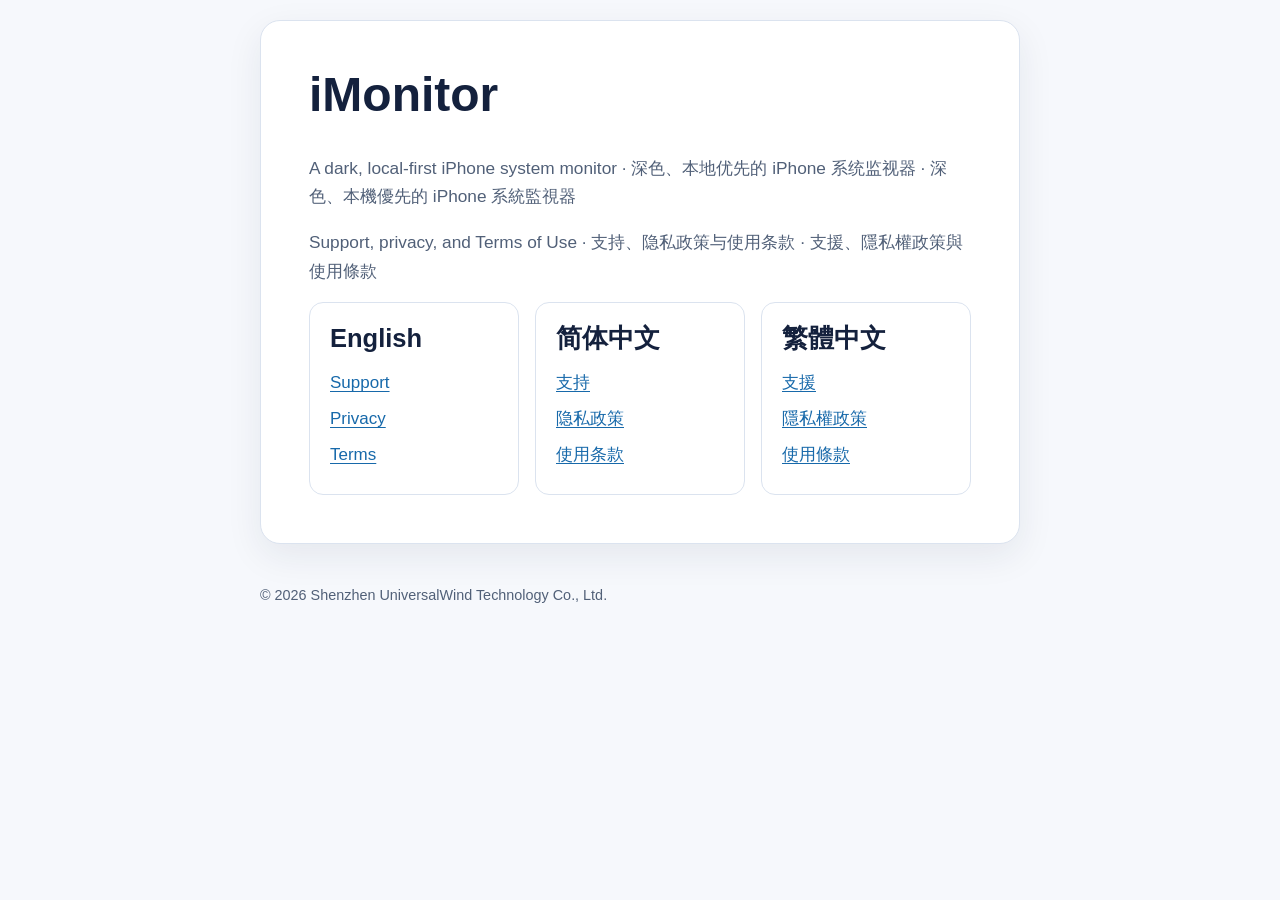
<file: index.html>
<!doctype html>
<html lang="en">
<head>
  <meta charset="utf-8">
  <meta name="viewport" content="width=device-width, initial-scale=1">
  <meta name="referrer" content="no-referrer">
  <meta http-equiv="Content-Security-Policy" content="default-src 'none'; style-src 'self';">
  <title>iMonitor Support</title>
  <link rel="stylesheet" href="./style.css">
</head>
<body>
  <main>
    <h1>iMonitor</h1>
    <p class="intro">A dark, local-first iPhone system monitor · 深色、本地优先的 iPhone 系统监视器 · 深色、本機優先的 iPhone 系統監視器</p>
    <p class="intro">Support, privacy, and Terms of Use · 支持、隐私政策与使用条款 · 支援、隱私權政策與使用條款</p>
    <div class="language-grid">
      <section class="language-card" lang="en"><h2>English</h2><a href="./en/support/">Support</a>
<a href="./en/privacy/">Privacy</a>
<a href="./en/terms/">Terms</a></section> <section class="language-card" lang="zh-Hans"><h2>简体中文</h2><a href="./zh-Hans/support/">支持</a>
<a href="./zh-Hans/privacy/">隐私政策</a>
<a href="./zh-Hans/terms/">使用条款</a></section> <section class="language-card" lang="zh-Hant"><h2>繁體中文</h2><a href="./zh-Hant/support/">支援</a>
<a href="./zh-Hant/privacy/">隱私權政策</a>
<a href="./zh-Hant/terms/">使用條款</a></section>
    </div>
  </main>
  <footer>© 2026 Shenzhen UniversalWind Technology Co., Ltd.</footer>
</body>
</html>
</file>
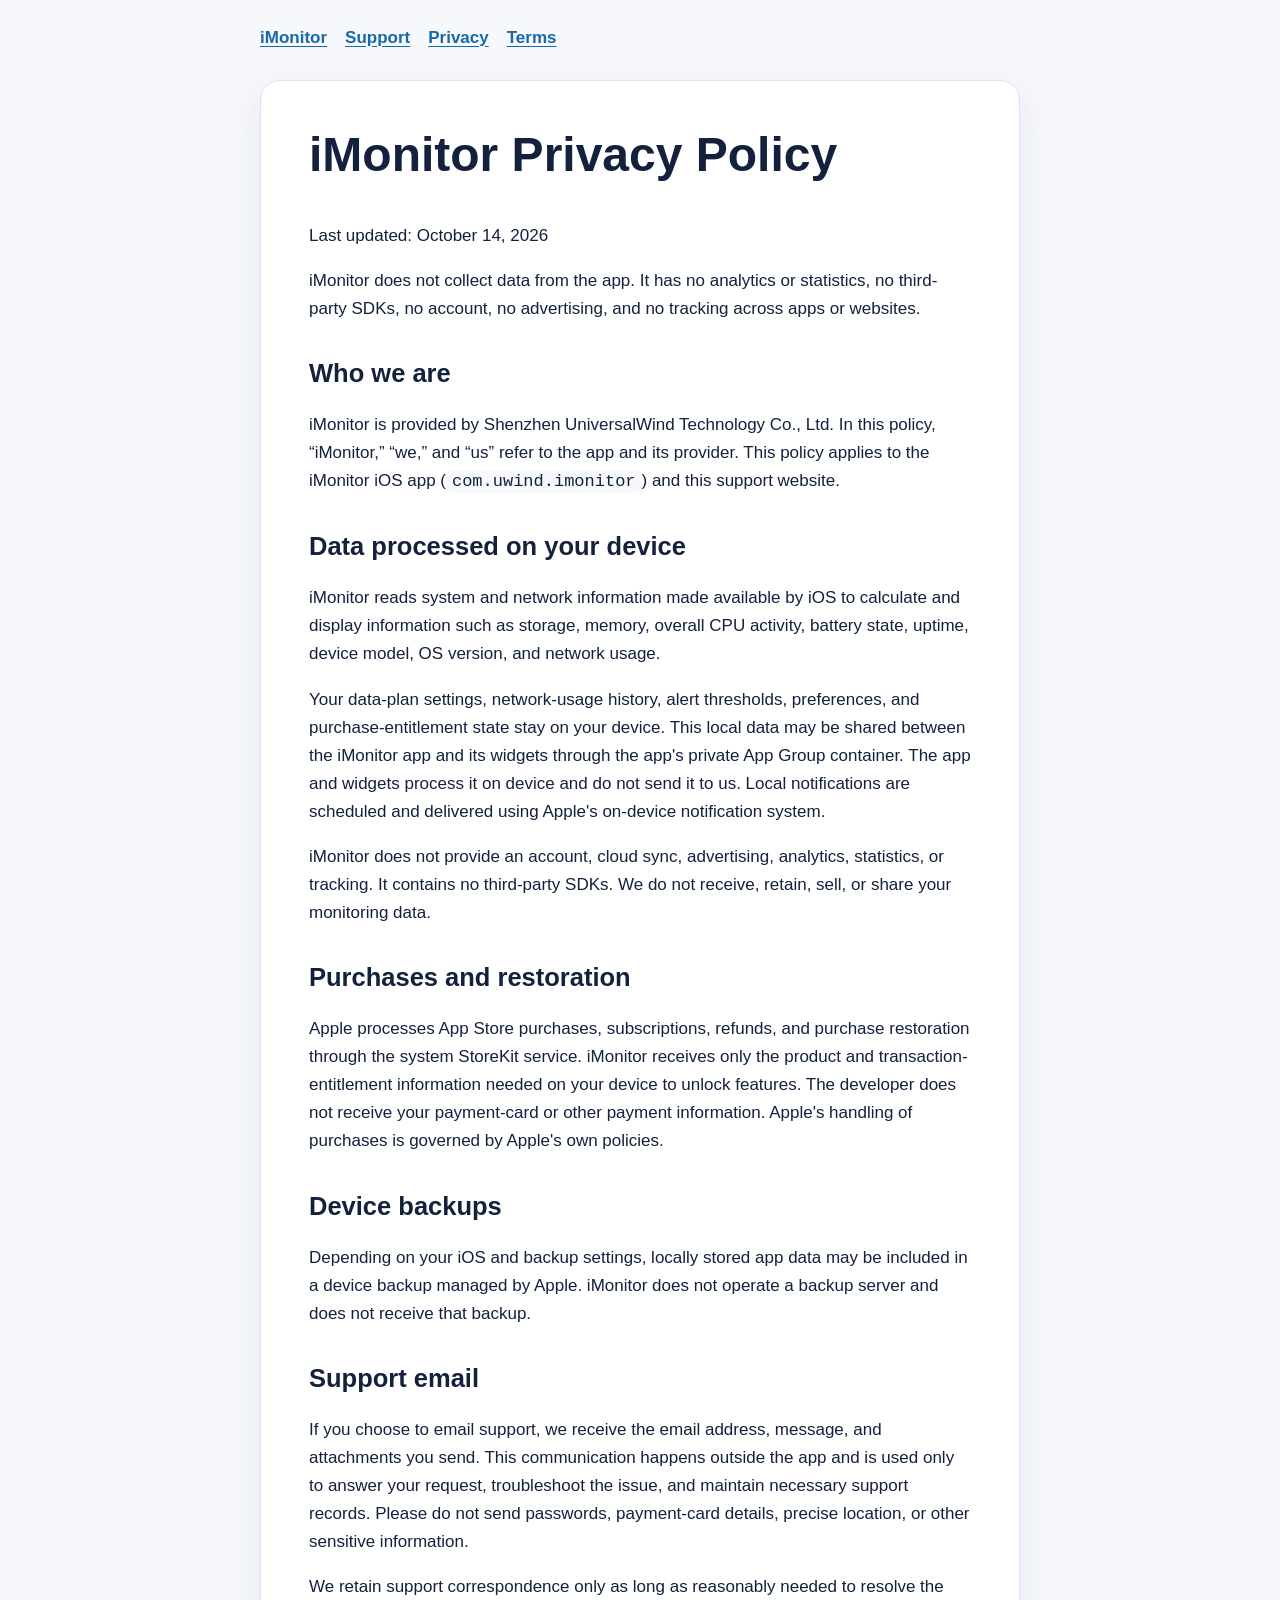
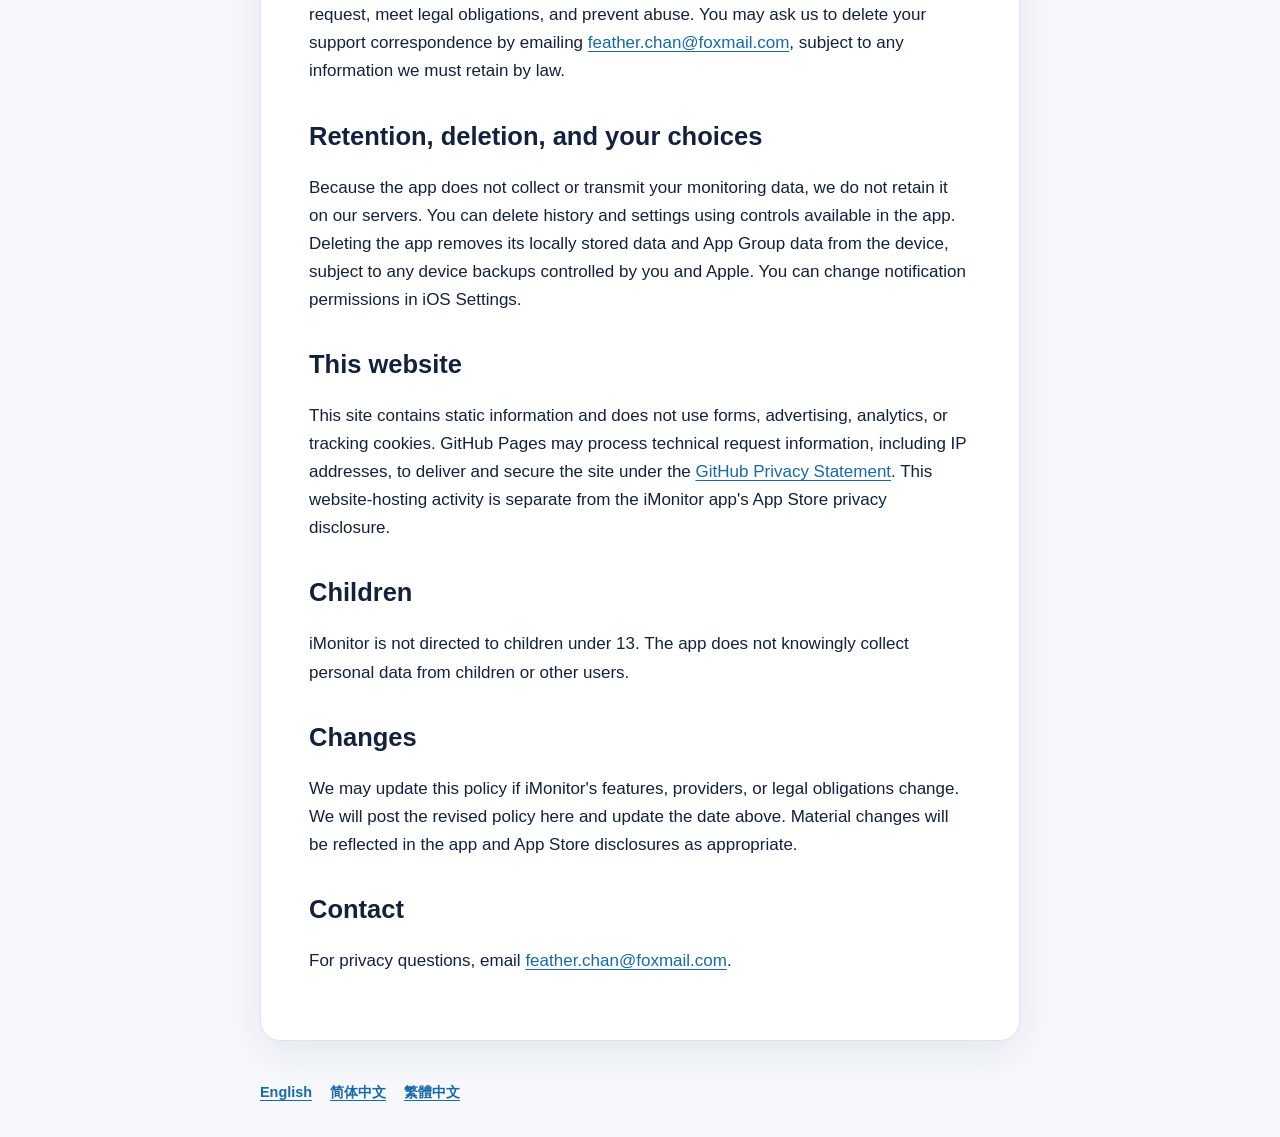
<file: en/privacy/index.html>
<!doctype html>
<html lang="en">
<head>
  <meta charset="utf-8">
  <meta name="viewport" content="width=device-width, initial-scale=1">
  <meta name="referrer" content="no-referrer">
  <meta http-equiv="Content-Security-Policy" content="default-src 'none'; style-src 'self';">
  <title>iMonitor Privacy Policy</title>
  <link rel="stylesheet" href="../../style.css">
</head>
<body>
  <!-- Generated from marketing/web/en/privacy.md; edit the Markdown source, not this file. -->
  <header>
    <nav aria-label="Site navigation">
      <a href="../../">iMonitor</a>
      <a href="../support/">Support</a>
<a href="../privacy/">Privacy</a>
<a href="../terms/">Terms</a>
    </nav>
  </header>
  <main>
    <article>
<h1>iMonitor Privacy Policy</h1>
<p>Last updated: October 14, 2026</p>
<p>iMonitor does not collect data from the app. It has no analytics or statistics, no third-party SDKs, no account, no advertising, and no tracking across apps or websites.</p>
<h2>Who we are</h2>
<p>iMonitor is provided by Shenzhen UniversalWind Technology Co., Ltd. In this policy, “iMonitor,” “we,” and “us” refer to the app and its provider. This policy applies to the iMonitor iOS app (<code>com.uwind.imonitor</code>) and this support website.</p>
<h2>Data processed on your device</h2>
<p>iMonitor reads system and network information made available by iOS to calculate and display information such as storage, memory, overall CPU activity, battery state, uptime, device model, OS version, and network usage.</p>
<p>Your data-plan settings, network-usage history, alert thresholds, preferences, and purchase-entitlement state stay on your device. This local data may be shared between the iMonitor app and its widgets through the app&#x27;s private App Group container. The app and widgets process it on device and do not send it to us. Local notifications are scheduled and delivered using Apple&#x27;s on-device notification system.</p>
<p>iMonitor does not provide an account, cloud sync, advertising, analytics, statistics, or tracking. It contains no third-party SDKs. We do not receive, retain, sell, or share your monitoring data.</p>
<h2>Purchases and restoration</h2>
<p>Apple processes App Store purchases, subscriptions, refunds, and purchase restoration through the system StoreKit service. iMonitor receives only the product and transaction-entitlement information needed on your device to unlock features. The developer does not receive your payment-card or other payment information. Apple&#x27;s handling of purchases is governed by Apple&#x27;s own policies.</p>
<h2>Device backups</h2>
<p>Depending on your iOS and backup settings, locally stored app data may be included in a device backup managed by Apple. iMonitor does not operate a backup server and does not receive that backup.</p>
<h2>Support email</h2>
<p>If you choose to email support, we receive the email address, message, and attachments you send. This communication happens outside the app and is used only to answer your request, troubleshoot the issue, and maintain necessary support records. Please do not send passwords, payment-card details, precise location, or other sensitive information.</p>
<p>We retain support correspondence only as long as reasonably needed to resolve the request, meet legal obligations, and prevent abuse. You may ask us to delete your support correspondence by emailing <a href="mailto:feather.chan@foxmail.com">feather.chan@foxmail.com</a>, subject to any information we must retain by law.</p>
<h2>Retention, deletion, and your choices</h2>
<p>Because the app does not collect or transmit your monitoring data, we do not retain it on our servers. You can delete history and settings using controls available in the app. Deleting the app removes its locally stored data and App Group data from the device, subject to any device backups controlled by you and Apple. You can change notification permissions in iOS Settings.</p>
<h2>This website</h2>
<p>This site contains static information and does not use forms, advertising, analytics, or tracking cookies. GitHub Pages may process technical request information, including IP addresses, to deliver and secure the site under the <a href="https://docs.github.com/en/site-policy/privacy-policies/github-general-privacy-statement">GitHub Privacy Statement</a>. This website-hosting activity is separate from the iMonitor app&#x27;s App Store privacy disclosure.</p>
<h2>Children</h2>
<p>iMonitor is not directed to children under 13. The app does not knowingly collect personal data from children or other users.</p>
<h2>Changes</h2>
<p>We may update this policy if iMonitor&#x27;s features, providers, or legal obligations change. We will post the revised policy here and update the date above. Material changes will be reflected in the app and App Store disclosures as appropriate.</p>
<h2>Contact</h2>
<p>For privacy questions, email <a href="mailto:feather.chan@foxmail.com">feather.chan@foxmail.com</a>.</p>
    </article>
  </main>
  <footer>
    <nav aria-label="Languages">
      <a href="../../en/support/" lang="en">English</a>
      <a href="../../zh-Hans/support/" lang="zh-Hans">简体中文</a>
      <a href="../../zh-Hant/support/" lang="zh-Hant">繁體中文</a>
    </nav>
  </footer>
</body>
</html>
</file>
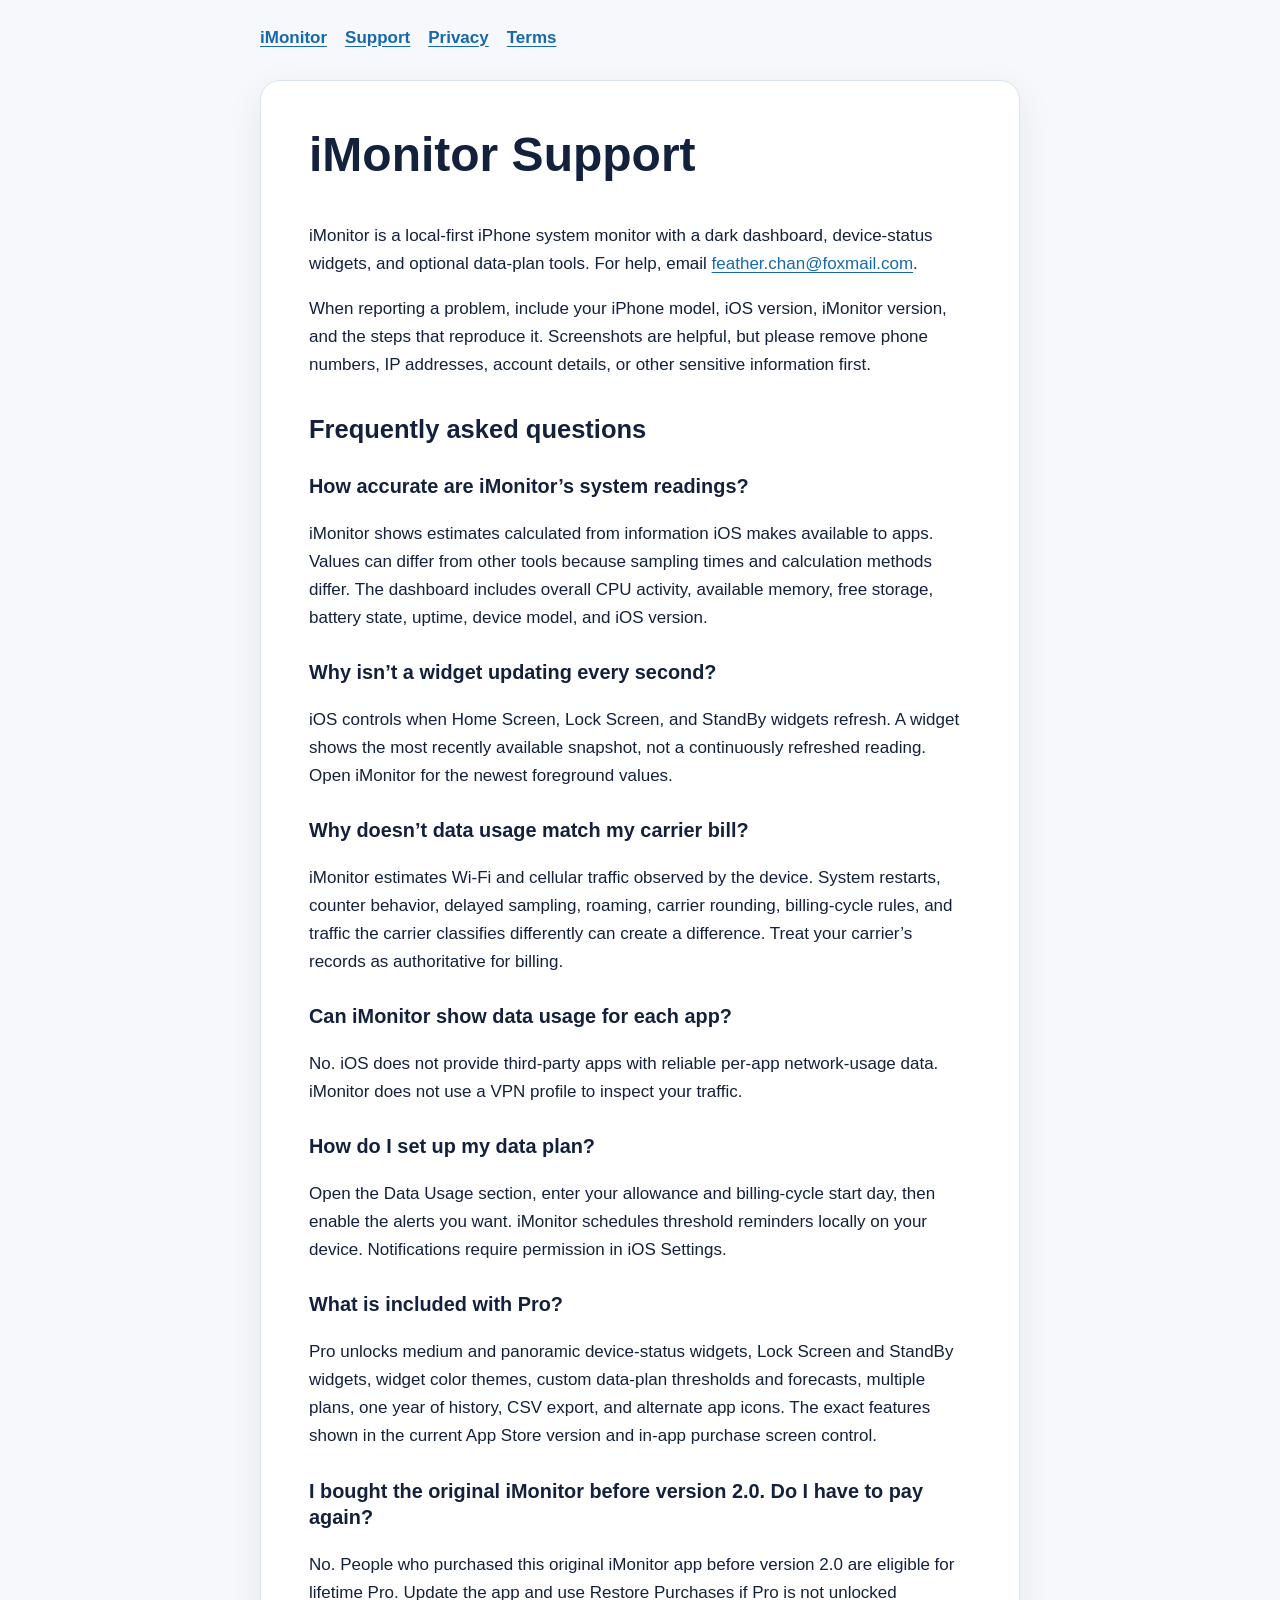
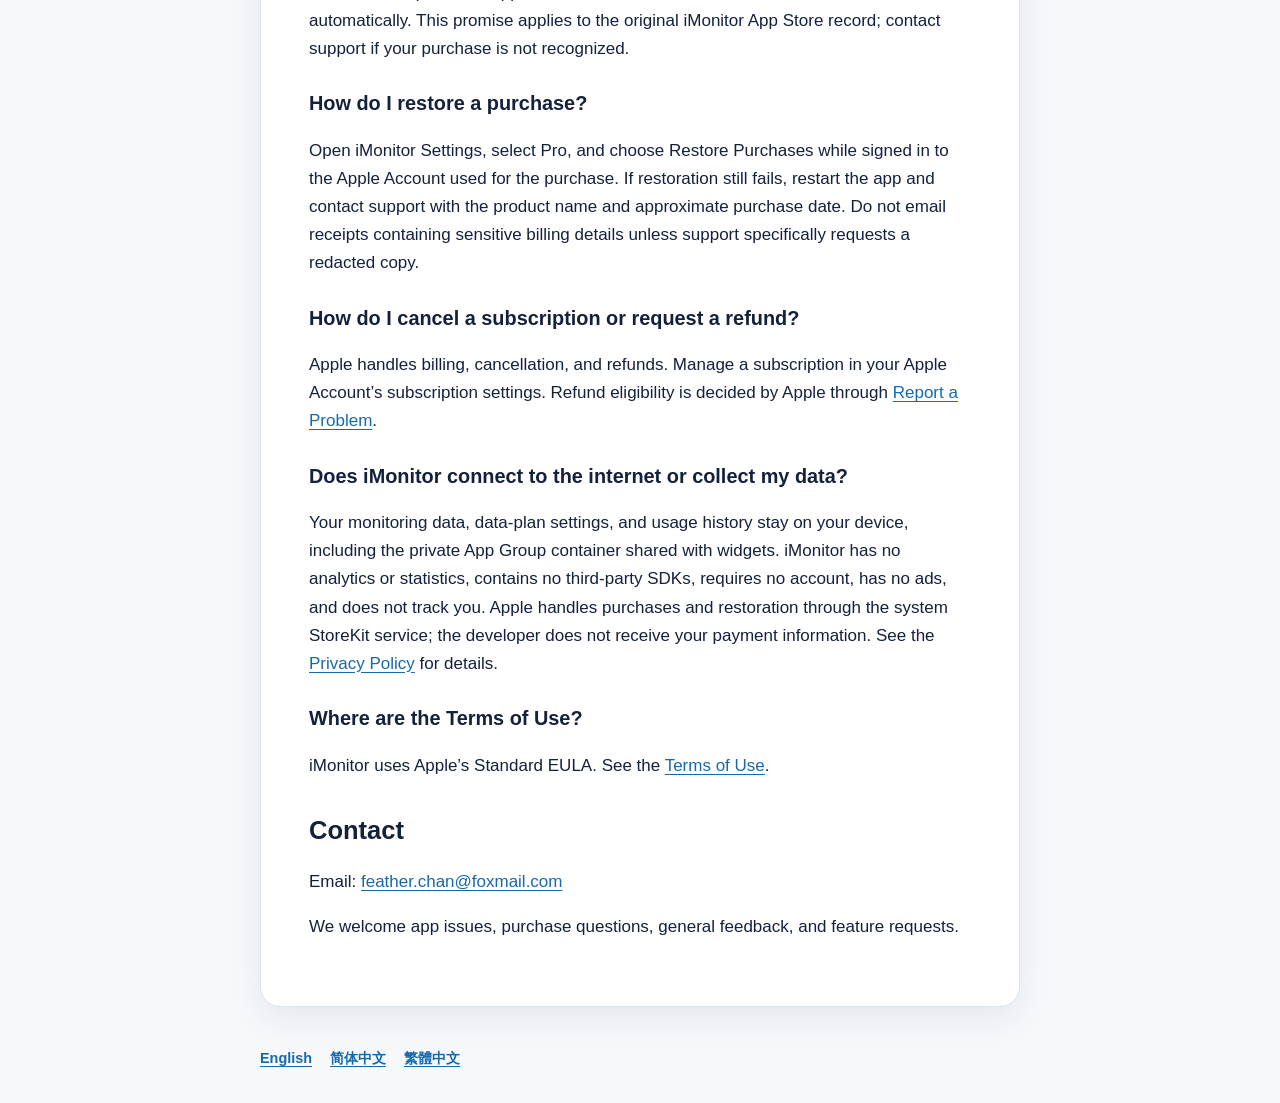
<file: en/support/index.html>
<!doctype html>
<html lang="en">
<head>
  <meta charset="utf-8">
  <meta name="viewport" content="width=device-width, initial-scale=1">
  <meta name="referrer" content="no-referrer">
  <meta http-equiv="Content-Security-Policy" content="default-src 'none'; style-src 'self';">
  <title>iMonitor Support</title>
  <link rel="stylesheet" href="../../style.css">
</head>
<body>
  <!-- Generated from marketing/web/en/support.md; edit the Markdown source, not this file. -->
  <header>
    <nav aria-label="Site navigation">
      <a href="../../">iMonitor</a>
      <a href="../support/">Support</a>
<a href="../privacy/">Privacy</a>
<a href="../terms/">Terms</a>
    </nav>
  </header>
  <main>
    <article>
<h1>iMonitor Support</h1>
<p>iMonitor is a local-first iPhone system monitor with a dark dashboard, device-status widgets, and optional data-plan tools. For help, email <a href="mailto:feather.chan@foxmail.com?subject=iMonitor%20Support">feather.chan@foxmail.com</a>.</p>
<p>When reporting a problem, include your iPhone model, iOS version, iMonitor version, and the steps that reproduce it. Screenshots are helpful, but please remove phone numbers, IP addresses, account details, or other sensitive information first.</p>
<h2>Frequently asked questions</h2>
<h3>How accurate are iMonitor’s system readings?</h3>
<p>iMonitor shows estimates calculated from information iOS makes available to apps. Values can differ from other tools because sampling times and calculation methods differ. The dashboard includes overall CPU activity, available memory, free storage, battery state, uptime, device model, and iOS version.</p>
<h3>Why isn’t a widget updating every second?</h3>
<p>iOS controls when Home Screen, Lock Screen, and StandBy widgets refresh. A widget shows the most recently available snapshot, not a continuously refreshed reading. Open iMonitor for the newest foreground values.</p>
<h3>Why doesn’t data usage match my carrier bill?</h3>
<p>iMonitor estimates Wi-Fi and cellular traffic observed by the device. System restarts, counter behavior, delayed sampling, roaming, carrier rounding, billing-cycle rules, and traffic the carrier classifies differently can create a difference. Treat your carrier’s records as authoritative for billing.</p>
<h3>Can iMonitor show data usage for each app?</h3>
<p>No. iOS does not provide third-party apps with reliable per-app network-usage data. iMonitor does not use a VPN profile to inspect your traffic.</p>
<h3>How do I set up my data plan?</h3>
<p>Open the Data Usage section, enter your allowance and billing-cycle start day, then enable the alerts you want. iMonitor schedules threshold reminders locally on your device. Notifications require permission in iOS Settings.</p>
<h3>What is included with Pro?</h3>
<p>Pro unlocks medium and panoramic device-status widgets, Lock Screen and StandBy widgets, widget color themes, custom data-plan thresholds and forecasts, multiple plans, one year of history, CSV export, and alternate app icons. The exact features shown in the current App Store version and in-app purchase screen control.</p>
<h3>I bought the original iMonitor before version 2.0. Do I have to pay again?</h3>
<p>No. People who purchased this original iMonitor app before version 2.0 are eligible for lifetime Pro. Update the app and use Restore Purchases if Pro is not unlocked automatically. This promise applies to the original iMonitor App Store record; contact support if your purchase is not recognized.</p>
<h3>How do I restore a purchase?</h3>
<p>Open iMonitor Settings, select Pro, and choose Restore Purchases while signed in to the Apple Account used for the purchase. If restoration still fails, restart the app and contact support with the product name and approximate purchase date. Do not email receipts containing sensitive billing details unless support specifically requests a redacted copy.</p>
<h3>How do I cancel a subscription or request a refund?</h3>
<p>Apple handles billing, cancellation, and refunds. Manage a subscription in your Apple Account’s subscription settings. Refund eligibility is decided by Apple through <a href="https://reportaproblem.apple.com/">Report a Problem</a>.</p>
<h3>Does iMonitor connect to the internet or collect my data?</h3>
<p>Your monitoring data, data-plan settings, and usage history stay on your device, including the private App Group container shared with widgets. iMonitor has no analytics or statistics, contains no third-party SDKs, requires no account, has no ads, and does not track you. Apple handles purchases and restoration through the system StoreKit service; the developer does not receive your payment information. See the <a href="../privacy/">Privacy Policy</a> for details.</p>
<h3>Where are the Terms of Use?</h3>
<p>iMonitor uses Apple’s Standard EULA. See the <a href="../terms/">Terms of Use</a>.</p>
<h2>Contact</h2>
<p>Email: <a href="mailto:feather.chan@foxmail.com?subject=iMonitor%20Support">feather.chan@foxmail.com</a></p>
<p>We welcome app issues, purchase questions, general feedback, and feature requests.</p>
    </article>
  </main>
  <footer>
    <nav aria-label="Languages">
      <a href="../../en/support/" lang="en">English</a>
      <a href="../../zh-Hans/support/" lang="zh-Hans">简体中文</a>
      <a href="../../zh-Hant/support/" lang="zh-Hant">繁體中文</a>
    </nav>
  </footer>
</body>
</html>
</file>
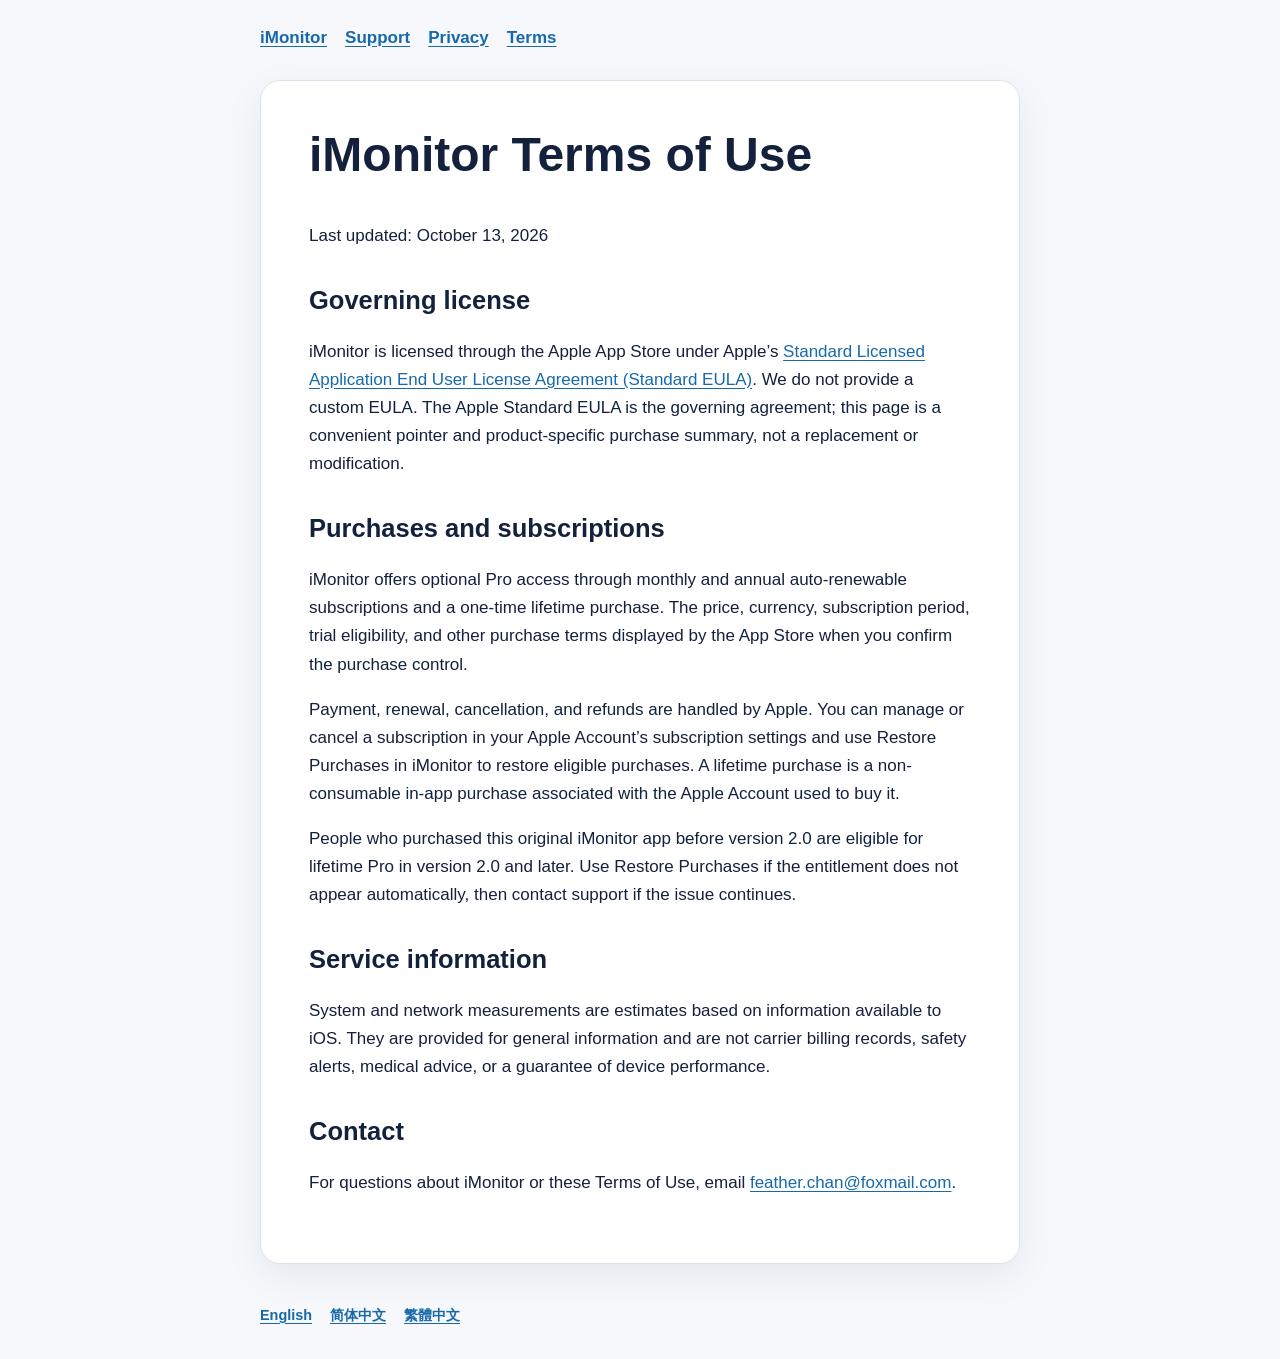
<file: en/terms/index.html>
<!doctype html>
<html lang="en">
<head>
  <meta charset="utf-8">
  <meta name="viewport" content="width=device-width, initial-scale=1">
  <meta name="referrer" content="no-referrer">
  <meta http-equiv="Content-Security-Policy" content="default-src 'none'; style-src 'self';">
  <title>iMonitor Terms of Use</title>
  <link rel="stylesheet" href="../../style.css">
</head>
<body>
  <!-- Generated from marketing/web/en/terms.md; edit the Markdown source, not this file. -->
  <header>
    <nav aria-label="Site navigation">
      <a href="../../">iMonitor</a>
      <a href="../support/">Support</a>
<a href="../privacy/">Privacy</a>
<a href="../terms/">Terms</a>
    </nav>
  </header>
  <main>
    <article>
<h1>iMonitor Terms of Use</h1>
<p>Last updated: October 13, 2026</p>
<h2>Governing license</h2>
<p>iMonitor is licensed through the Apple App Store under Apple’s <a href="https://www.apple.com/legal/internet-services/itunes/dev/stdeula/">Standard Licensed Application End User License Agreement (Standard EULA)</a>. We do not provide a custom EULA. The Apple Standard EULA is the governing agreement; this page is a convenient pointer and product-specific purchase summary, not a replacement or modification.</p>
<h2>Purchases and subscriptions</h2>
<p>iMonitor offers optional Pro access through monthly and annual auto-renewable subscriptions and a one-time lifetime purchase. The price, currency, subscription period, trial eligibility, and other purchase terms displayed by the App Store when you confirm the purchase control.</p>
<p>Payment, renewal, cancellation, and refunds are handled by Apple. You can manage or cancel a subscription in your Apple Account’s subscription settings and use Restore Purchases in iMonitor to restore eligible purchases. A lifetime purchase is a non-consumable in-app purchase associated with the Apple Account used to buy it.</p>
<p>People who purchased this original iMonitor app before version 2.0 are eligible for lifetime Pro in version 2.0 and later. Use Restore Purchases if the entitlement does not appear automatically, then contact support if the issue continues.</p>
<h2>Service information</h2>
<p>System and network measurements are estimates based on information available to iOS. They are provided for general information and are not carrier billing records, safety alerts, medical advice, or a guarantee of device performance.</p>
<h2>Contact</h2>
<p>For questions about iMonitor or these Terms of Use, email <a href="mailto:feather.chan@foxmail.com">feather.chan@foxmail.com</a>.</p>
    </article>
  </main>
  <footer>
    <nav aria-label="Languages">
      <a href="../../en/support/" lang="en">English</a>
      <a href="../../zh-Hans/support/" lang="zh-Hans">简体中文</a>
      <a href="../../zh-Hant/support/" lang="zh-Hant">繁體中文</a>
    </nav>
  </footer>
</body>
</html>
</file>
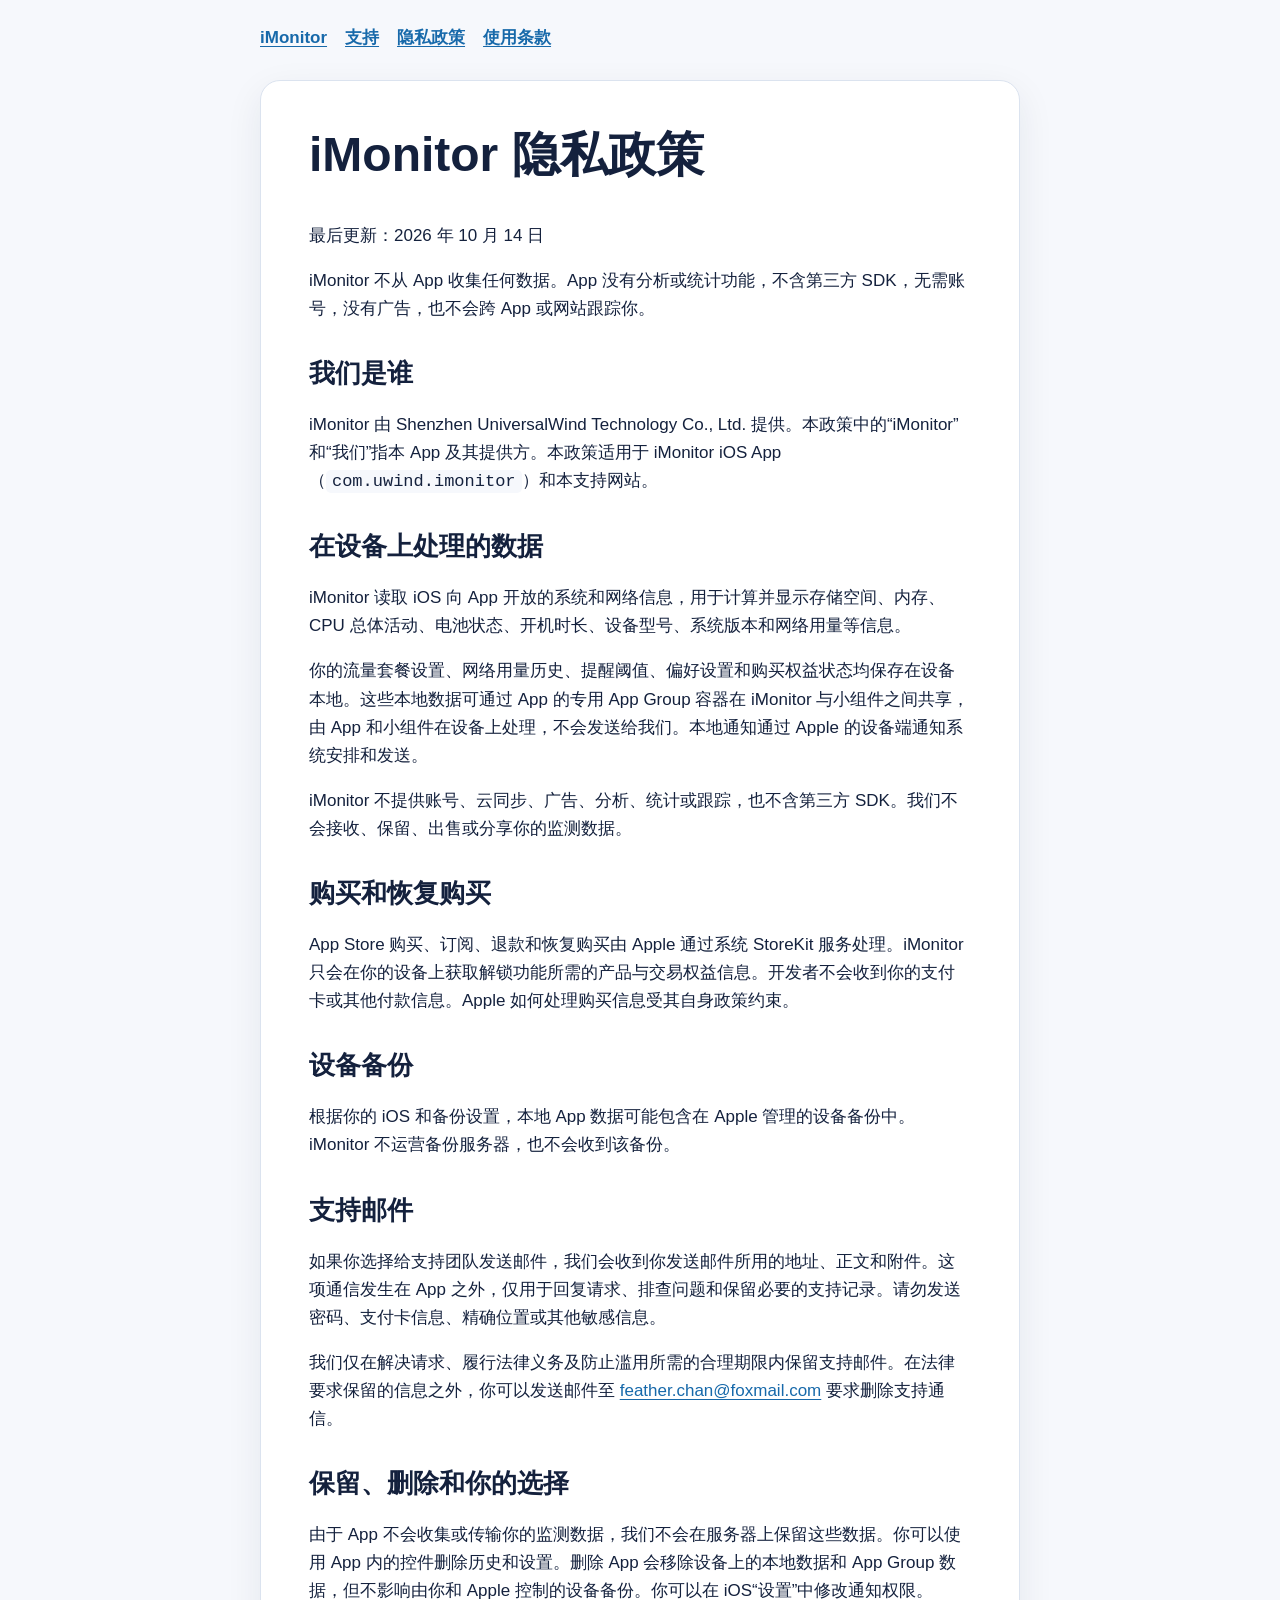
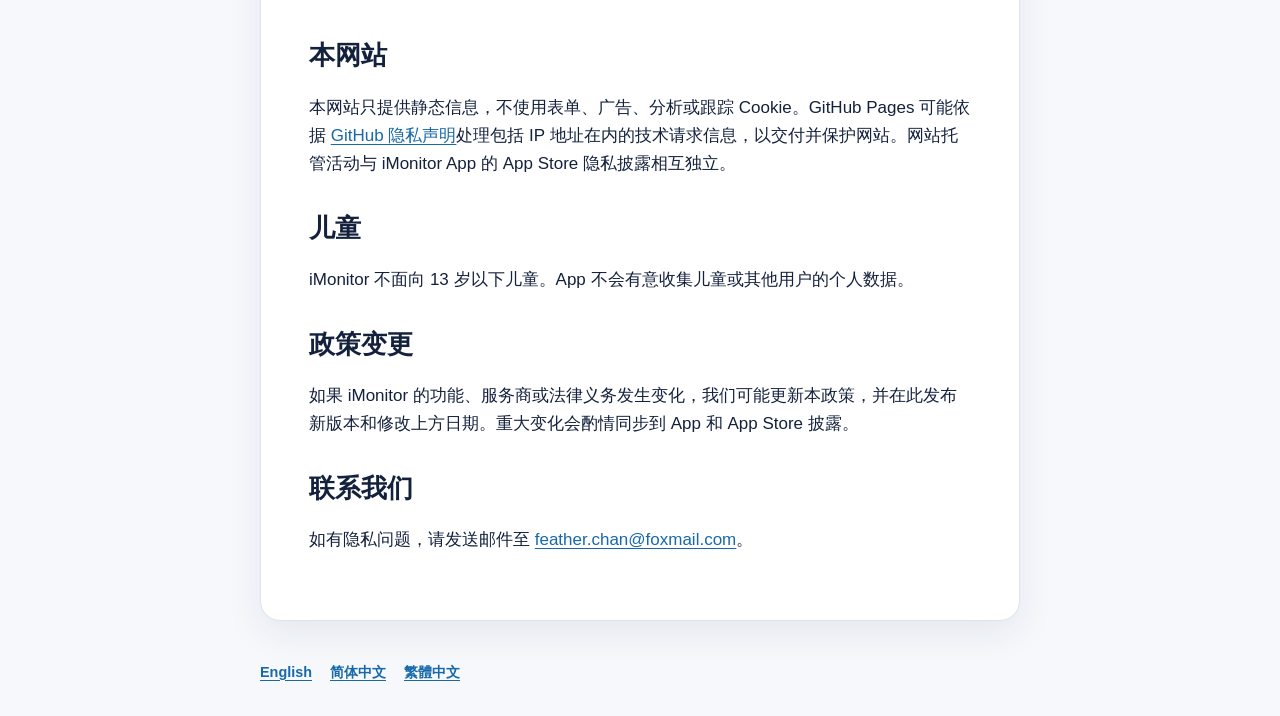
<file: zh-Hans/privacy/index.html>
<!doctype html>
<html lang="zh-Hans">
<head>
  <meta charset="utf-8">
  <meta name="viewport" content="width=device-width, initial-scale=1">
  <meta name="referrer" content="no-referrer">
  <meta http-equiv="Content-Security-Policy" content="default-src 'none'; style-src 'self';">
  <title>iMonitor 隐私政策</title>
  <link rel="stylesheet" href="../../style.css">
</head>
<body>
  <!-- Generated from marketing/web/zh-Hans/privacy.md; edit the Markdown source, not this file. -->
  <header>
    <nav aria-label="Site navigation">
      <a href="../../">iMonitor</a>
      <a href="../support/">支持</a>
<a href="../privacy/">隐私政策</a>
<a href="../terms/">使用条款</a>
    </nav>
  </header>
  <main>
    <article>
<h1>iMonitor 隐私政策</h1>
<p>最后更新：2026 年 10 月 14 日</p>
<p>iMonitor 不从 App 收集任何数据。App 没有分析或统计功能，不含第三方 SDK，无需账号，没有广告，也不会跨 App 或网站跟踪你。</p>
<h2>我们是谁</h2>
<p>iMonitor 由 Shenzhen UniversalWind Technology Co., Ltd. 提供。本政策中的“iMonitor”和“我们”指本 App 及其提供方。本政策适用于 iMonitor iOS App（<code>com.uwind.imonitor</code>）和本支持网站。</p>
<h2>在设备上处理的数据</h2>
<p>iMonitor 读取 iOS 向 App 开放的系统和网络信息，用于计算并显示存储空间、内存、CPU 总体活动、电池状态、开机时长、设备型号、系统版本和网络用量等信息。</p>
<p>你的流量套餐设置、网络用量历史、提醒阈值、偏好设置和购买权益状态均保存在设备本地。这些本地数据可通过 App 的专用 App Group 容器在 iMonitor 与小组件之间共享，由 App 和小组件在设备上处理，不会发送给我们。本地通知通过 Apple 的设备端通知系统安排和发送。</p>
<p>iMonitor 不提供账号、云同步、广告、分析、统计或跟踪，也不含第三方 SDK。我们不会接收、保留、出售或分享你的监测数据。</p>
<h2>购买和恢复购买</h2>
<p>App Store 购买、订阅、退款和恢复购买由 Apple 通过系统 StoreKit 服务处理。iMonitor 只会在你的设备上获取解锁功能所需的产品与交易权益信息。开发者不会收到你的支付卡或其他付款信息。Apple 如何处理购买信息受其自身政策约束。</p>
<h2>设备备份</h2>
<p>根据你的 iOS 和备份设置，本地 App 数据可能包含在 Apple 管理的设备备份中。iMonitor 不运营备份服务器，也不会收到该备份。</p>
<h2>支持邮件</h2>
<p>如果你选择给支持团队发送邮件，我们会收到你发送邮件所用的地址、正文和附件。这项通信发生在 App 之外，仅用于回复请求、排查问题和保留必要的支持记录。请勿发送密码、支付卡信息、精确位置或其他敏感信息。</p>
<p>我们仅在解决请求、履行法律义务及防止滥用所需的合理期限内保留支持邮件。在法律要求保留的信息之外，你可以发送邮件至 <a href="mailto:feather.chan@foxmail.com">feather.chan@foxmail.com</a> 要求删除支持通信。</p>
<h2>保留、删除和你的选择</h2>
<p>由于 App 不会收集或传输你的监测数据，我们不会在服务器上保留这些数据。你可以使用 App 内的控件删除历史和设置。删除 App 会移除设备上的本地数据和 App Group 数据，但不影响由你和 Apple 控制的设备备份。你可以在 iOS“设置”中修改通知权限。</p>
<h2>本网站</h2>
<p>本网站只提供静态信息，不使用表单、广告、分析或跟踪 Cookie。GitHub Pages 可能依据 <a href="https://docs.github.com/zh/site-policy/privacy-policies/github-general-privacy-statement">GitHub 隐私声明</a>处理包括 IP 地址在内的技术请求信息，以交付并保护网站。网站托管活动与 iMonitor App 的 App Store 隐私披露相互独立。</p>
<h2>儿童</h2>
<p>iMonitor 不面向 13 岁以下儿童。App 不会有意收集儿童或其他用户的个人数据。</p>
<h2>政策变更</h2>
<p>如果 iMonitor 的功能、服务商或法律义务发生变化，我们可能更新本政策，并在此发布新版本和修改上方日期。重大变化会酌情同步到 App 和 App Store 披露。</p>
<h2>联系我们</h2>
<p>如有隐私问题，请发送邮件至 <a href="mailto:feather.chan@foxmail.com">feather.chan@foxmail.com</a>。</p>
    </article>
  </main>
  <footer>
    <nav aria-label="Languages">
      <a href="../../en/support/" lang="en">English</a>
      <a href="../../zh-Hans/support/" lang="zh-Hans">简体中文</a>
      <a href="../../zh-Hant/support/" lang="zh-Hant">繁體中文</a>
    </nav>
  </footer>
</body>
</html>
</file>
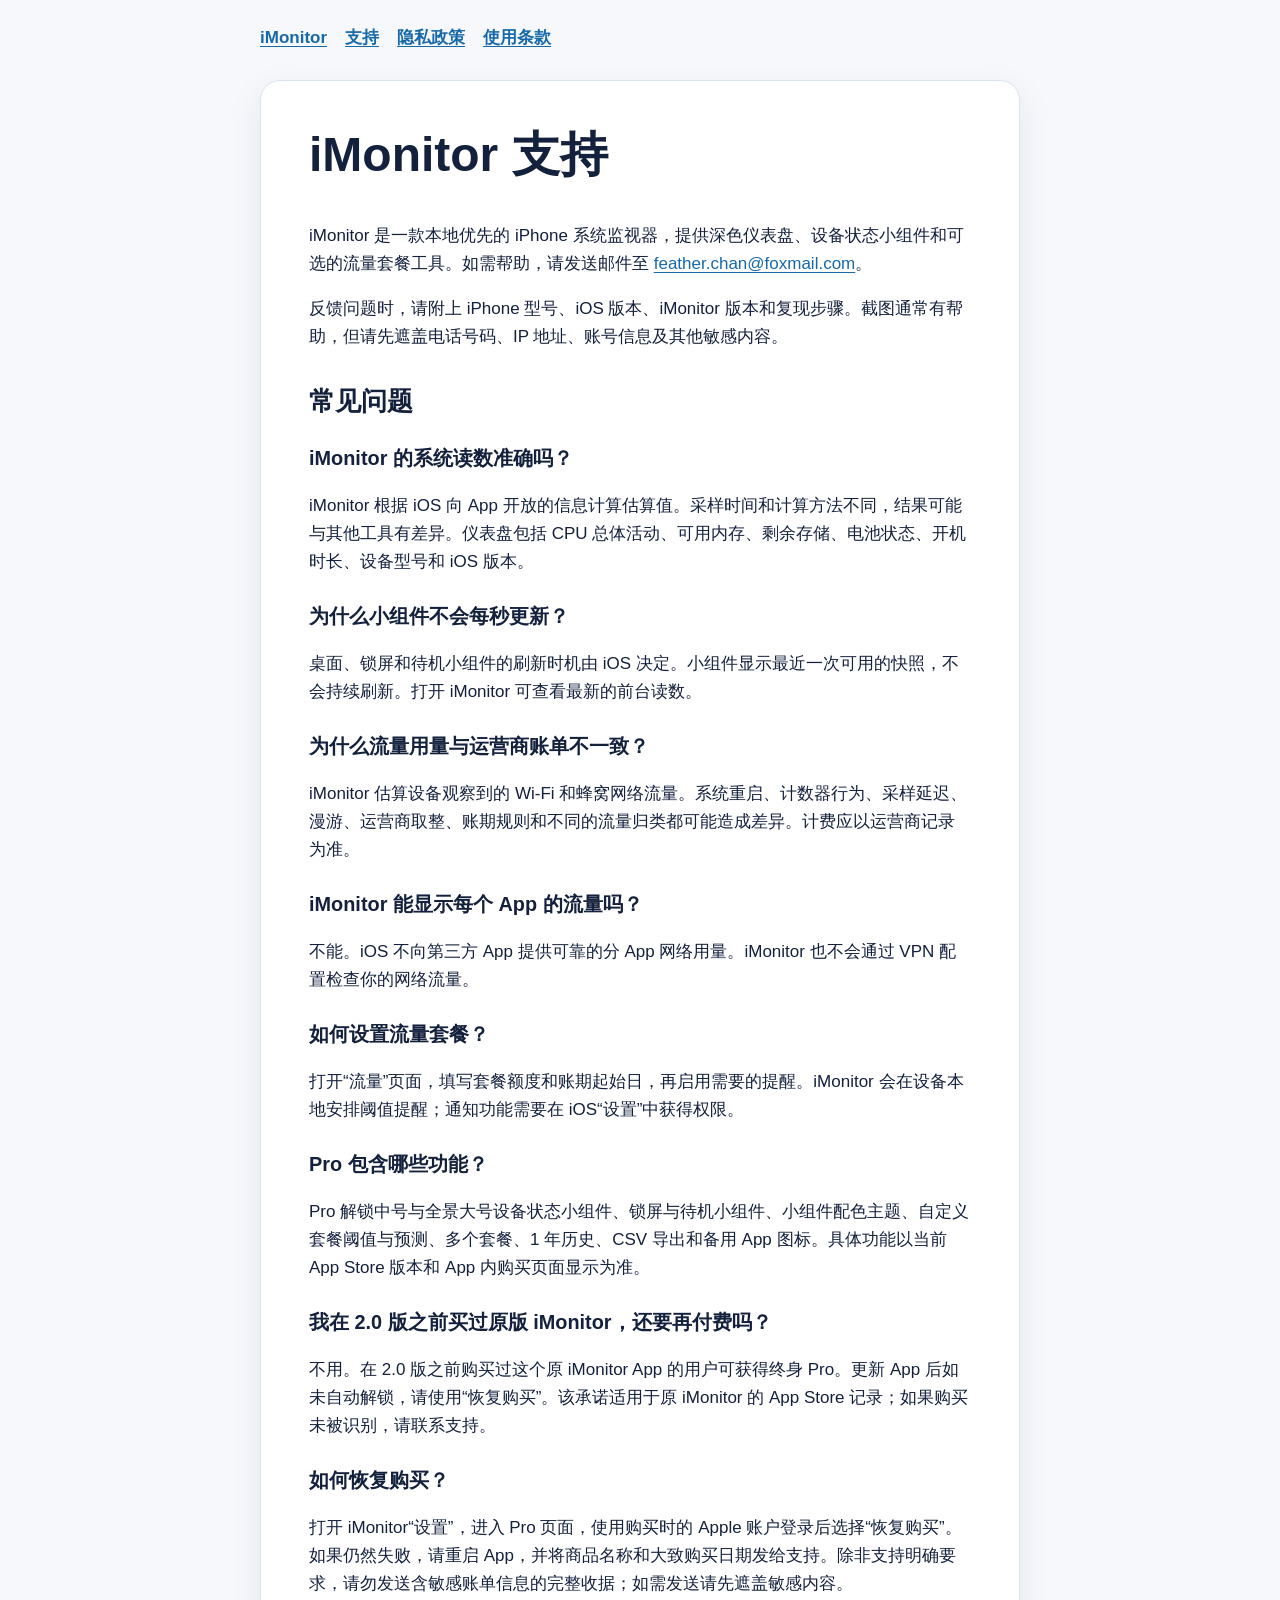
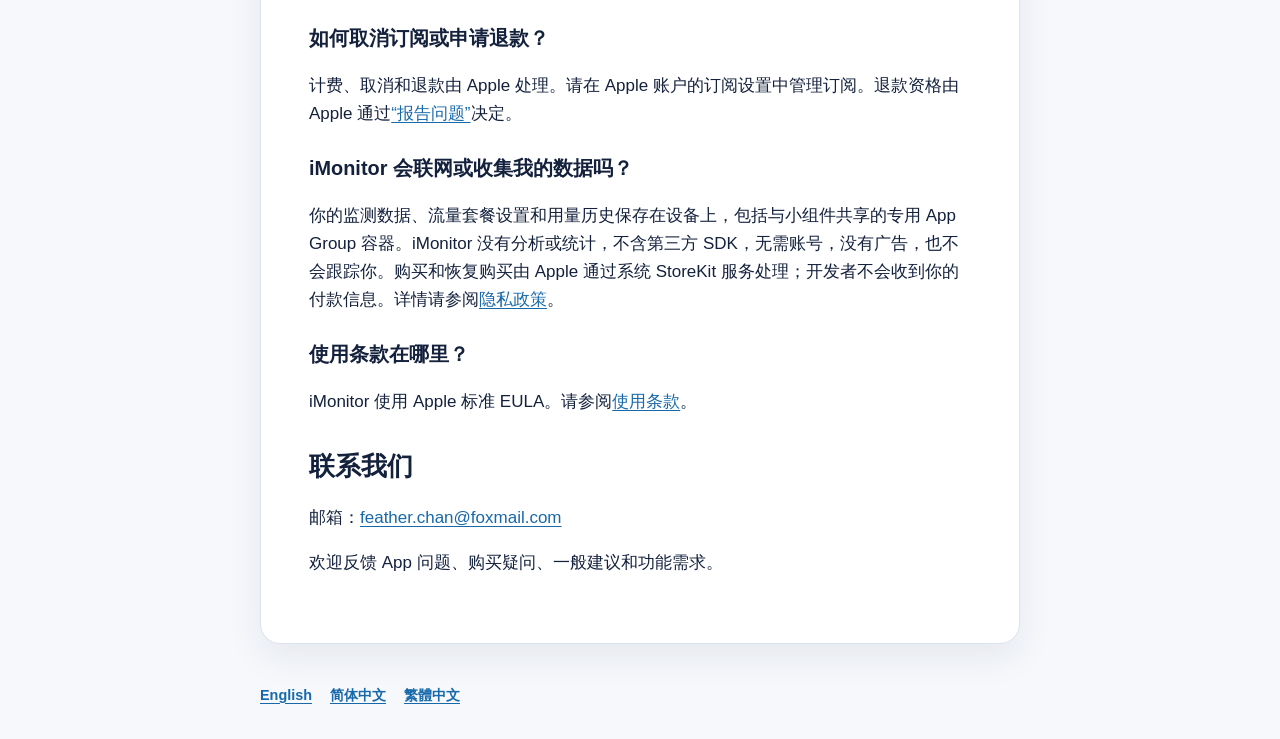
<file: zh-Hans/support/index.html>
<!doctype html>
<html lang="zh-Hans">
<head>
  <meta charset="utf-8">
  <meta name="viewport" content="width=device-width, initial-scale=1">
  <meta name="referrer" content="no-referrer">
  <meta http-equiv="Content-Security-Policy" content="default-src 'none'; style-src 'self';">
  <title>iMonitor 支持</title>
  <link rel="stylesheet" href="../../style.css">
</head>
<body>
  <!-- Generated from marketing/web/zh-Hans/support.md; edit the Markdown source, not this file. -->
  <header>
    <nav aria-label="Site navigation">
      <a href="../../">iMonitor</a>
      <a href="../support/">支持</a>
<a href="../privacy/">隐私政策</a>
<a href="../terms/">使用条款</a>
    </nav>
  </header>
  <main>
    <article>
<h1>iMonitor 支持</h1>
<p>iMonitor 是一款本地优先的 iPhone 系统监视器，提供深色仪表盘、设备状态小组件和可选的流量套餐工具。如需帮助，请发送邮件至 <a href="mailto:feather.chan@foxmail.com?subject=iMonitor%20Support">feather.chan@foxmail.com</a>。</p>
<p>反馈问题时，请附上 iPhone 型号、iOS 版本、iMonitor 版本和复现步骤。截图通常有帮助，但请先遮盖电话号码、IP 地址、账号信息及其他敏感内容。</p>
<h2>常见问题</h2>
<h3>iMonitor 的系统读数准确吗？</h3>
<p>iMonitor 根据 iOS 向 App 开放的信息计算估算值。采样时间和计算方法不同，结果可能与其他工具有差异。仪表盘包括 CPU 总体活动、可用内存、剩余存储、电池状态、开机时长、设备型号和 iOS 版本。</p>
<h3>为什么小组件不会每秒更新？</h3>
<p>桌面、锁屏和待机小组件的刷新时机由 iOS 决定。小组件显示最近一次可用的快照，不会持续刷新。打开 iMonitor 可查看最新的前台读数。</p>
<h3>为什么流量用量与运营商账单不一致？</h3>
<p>iMonitor 估算设备观察到的 Wi-Fi 和蜂窝网络流量。系统重启、计数器行为、采样延迟、漫游、运营商取整、账期规则和不同的流量归类都可能造成差异。计费应以运营商记录为准。</p>
<h3>iMonitor 能显示每个 App 的流量吗？</h3>
<p>不能。iOS 不向第三方 App 提供可靠的分 App 网络用量。iMonitor 也不会通过 VPN 配置检查你的网络流量。</p>
<h3>如何设置流量套餐？</h3>
<p>打开“流量”页面，填写套餐额度和账期起始日，再启用需要的提醒。iMonitor 会在设备本地安排阈值提醒；通知功能需要在 iOS“设置”中获得权限。</p>
<h3>Pro 包含哪些功能？</h3>
<p>Pro 解锁中号与全景大号设备状态小组件、锁屏与待机小组件、小组件配色主题、自定义套餐阈值与预测、多个套餐、1 年历史、CSV 导出和备用 App 图标。具体功能以当前 App Store 版本和 App 内购买页面显示为准。</p>
<h3>我在 2.0 版之前买过原版 iMonitor，还要再付费吗？</h3>
<p>不用。在 2.0 版之前购买过这个原 iMonitor App 的用户可获得终身 Pro。更新 App 后如未自动解锁，请使用“恢复购买”。该承诺适用于原 iMonitor 的 App Store 记录；如果购买未被识别，请联系支持。</p>
<h3>如何恢复购买？</h3>
<p>打开 iMonitor“设置”，进入 Pro 页面，使用购买时的 Apple 账户登录后选择“恢复购买”。如果仍然失败，请重启 App，并将商品名称和大致购买日期发给支持。除非支持明确要求，请勿发送含敏感账单信息的完整收据；如需发送请先遮盖敏感内容。</p>
<h3>如何取消订阅或申请退款？</h3>
<p>计费、取消和退款由 Apple 处理。请在 Apple 账户的订阅设置中管理订阅。退款资格由 Apple 通过<a href="https://reportaproblem.apple.com/">“报告问题”</a>决定。</p>
<h3>iMonitor 会联网或收集我的数据吗？</h3>
<p>你的监测数据、流量套餐设置和用量历史保存在设备上，包括与小组件共享的专用 App Group 容器。iMonitor 没有分析或统计，不含第三方 SDK，无需账号，没有广告，也不会跟踪你。购买和恢复购买由 Apple 通过系统 StoreKit 服务处理；开发者不会收到你的付款信息。详情请参阅<a href="../privacy/">隐私政策</a>。</p>
<h3>使用条款在哪里？</h3>
<p>iMonitor 使用 Apple 标准 EULA。请参阅<a href="../terms/">使用条款</a>。</p>
<h2>联系我们</h2>
<p>邮箱：<a href="mailto:feather.chan@foxmail.com?subject=iMonitor%20Support">feather.chan@foxmail.com</a></p>
<p>欢迎反馈 App 问题、购买疑问、一般建议和功能需求。</p>
    </article>
  </main>
  <footer>
    <nav aria-label="Languages">
      <a href="../../en/support/" lang="en">English</a>
      <a href="../../zh-Hans/support/" lang="zh-Hans">简体中文</a>
      <a href="../../zh-Hant/support/" lang="zh-Hant">繁體中文</a>
    </nav>
  </footer>
</body>
</html>
</file>
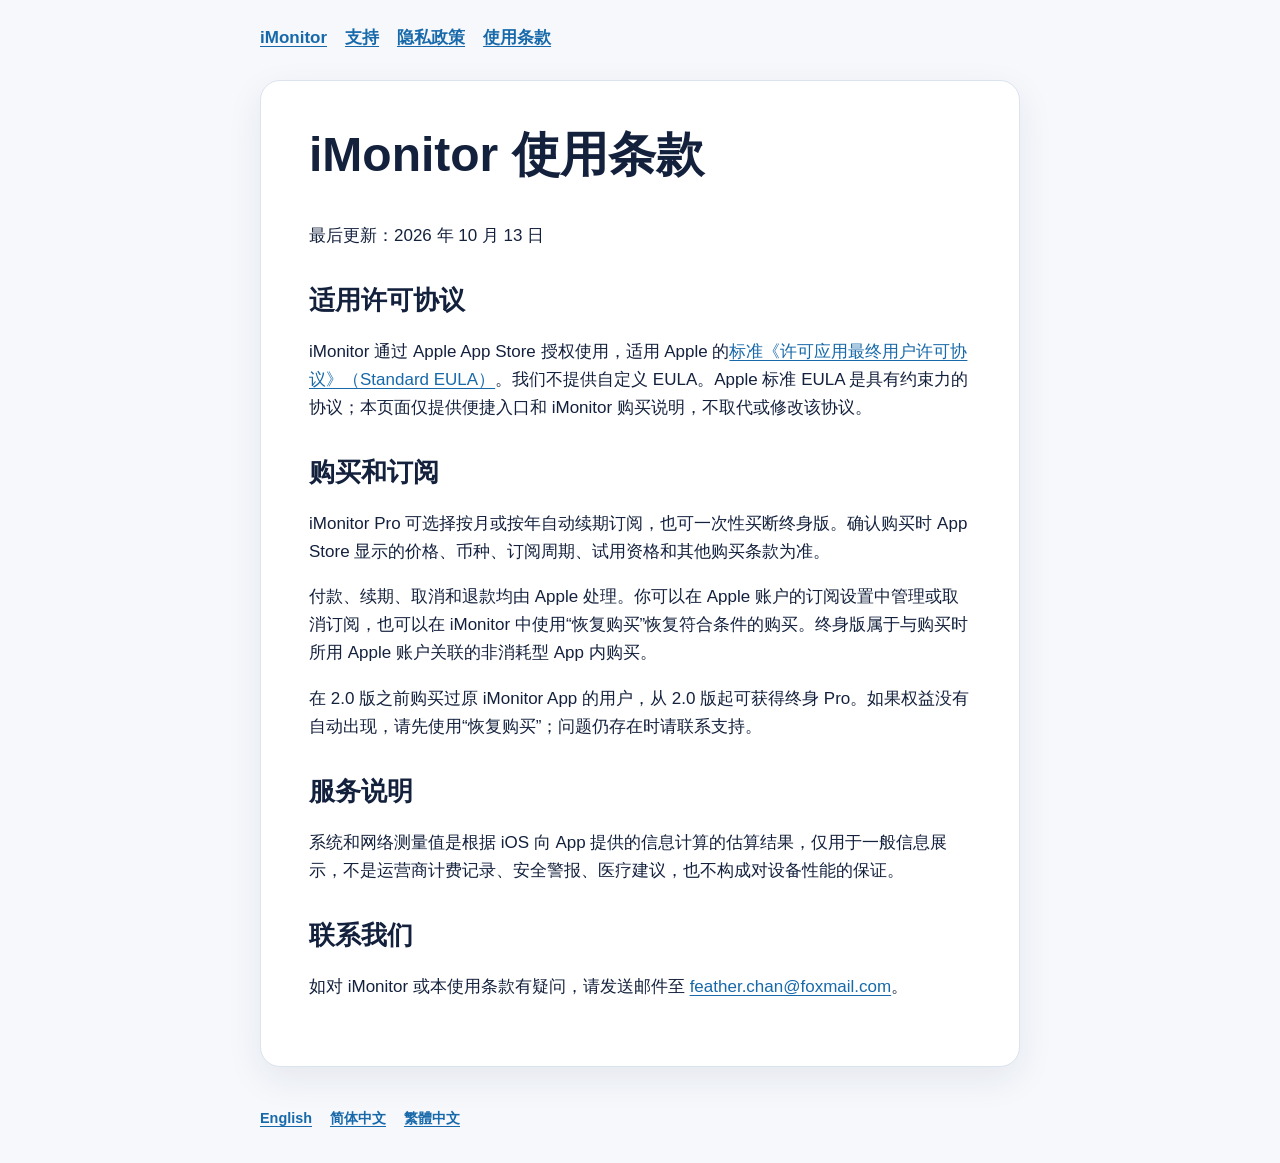
<file: zh-Hans/terms/index.html>
<!doctype html>
<html lang="zh-Hans">
<head>
  <meta charset="utf-8">
  <meta name="viewport" content="width=device-width, initial-scale=1">
  <meta name="referrer" content="no-referrer">
  <meta http-equiv="Content-Security-Policy" content="default-src 'none'; style-src 'self';">
  <title>iMonitor 使用条款</title>
  <link rel="stylesheet" href="../../style.css">
</head>
<body>
  <!-- Generated from marketing/web/zh-Hans/terms.md; edit the Markdown source, not this file. -->
  <header>
    <nav aria-label="Site navigation">
      <a href="../../">iMonitor</a>
      <a href="../support/">支持</a>
<a href="../privacy/">隐私政策</a>
<a href="../terms/">使用条款</a>
    </nav>
  </header>
  <main>
    <article>
<h1>iMonitor 使用条款</h1>
<p>最后更新：2026 年 10 月 13 日</p>
<h2>适用许可协议</h2>
<p>iMonitor 通过 Apple App Store 授权使用，适用 Apple 的<a href="https://www.apple.com/legal/internet-services/itunes/dev/stdeula/">标准《许可应用最终用户许可协议》（Standard EULA）</a>。我们不提供自定义 EULA。Apple 标准 EULA 是具有约束力的协议；本页面仅提供便捷入口和 iMonitor 购买说明，不取代或修改该协议。</p>
<h2>购买和订阅</h2>
<p>iMonitor Pro 可选择按月或按年自动续期订阅，也可一次性买断终身版。确认购买时 App Store 显示的价格、币种、订阅周期、试用资格和其他购买条款为准。</p>
<p>付款、续期、取消和退款均由 Apple 处理。你可以在 Apple 账户的订阅设置中管理或取消订阅，也可以在 iMonitor 中使用“恢复购买”恢复符合条件的购买。终身版属于与购买时所用 Apple 账户关联的非消耗型 App 内购买。</p>
<p>在 2.0 版之前购买过原 iMonitor App 的用户，从 2.0 版起可获得终身 Pro。如果权益没有自动出现，请先使用“恢复购买”；问题仍存在时请联系支持。</p>
<h2>服务说明</h2>
<p>系统和网络测量值是根据 iOS 向 App 提供的信息计算的估算结果，仅用于一般信息展示，不是运营商计费记录、安全警报、医疗建议，也不构成对设备性能的保证。</p>
<h2>联系我们</h2>
<p>如对 iMonitor 或本使用条款有疑问，请发送邮件至 <a href="mailto:feather.chan@foxmail.com">feather.chan@foxmail.com</a>。</p>
    </article>
  </main>
  <footer>
    <nav aria-label="Languages">
      <a href="../../en/support/" lang="en">English</a>
      <a href="../../zh-Hans/support/" lang="zh-Hans">简体中文</a>
      <a href="../../zh-Hant/support/" lang="zh-Hant">繁體中文</a>
    </nav>
  </footer>
</body>
</html>
</file>
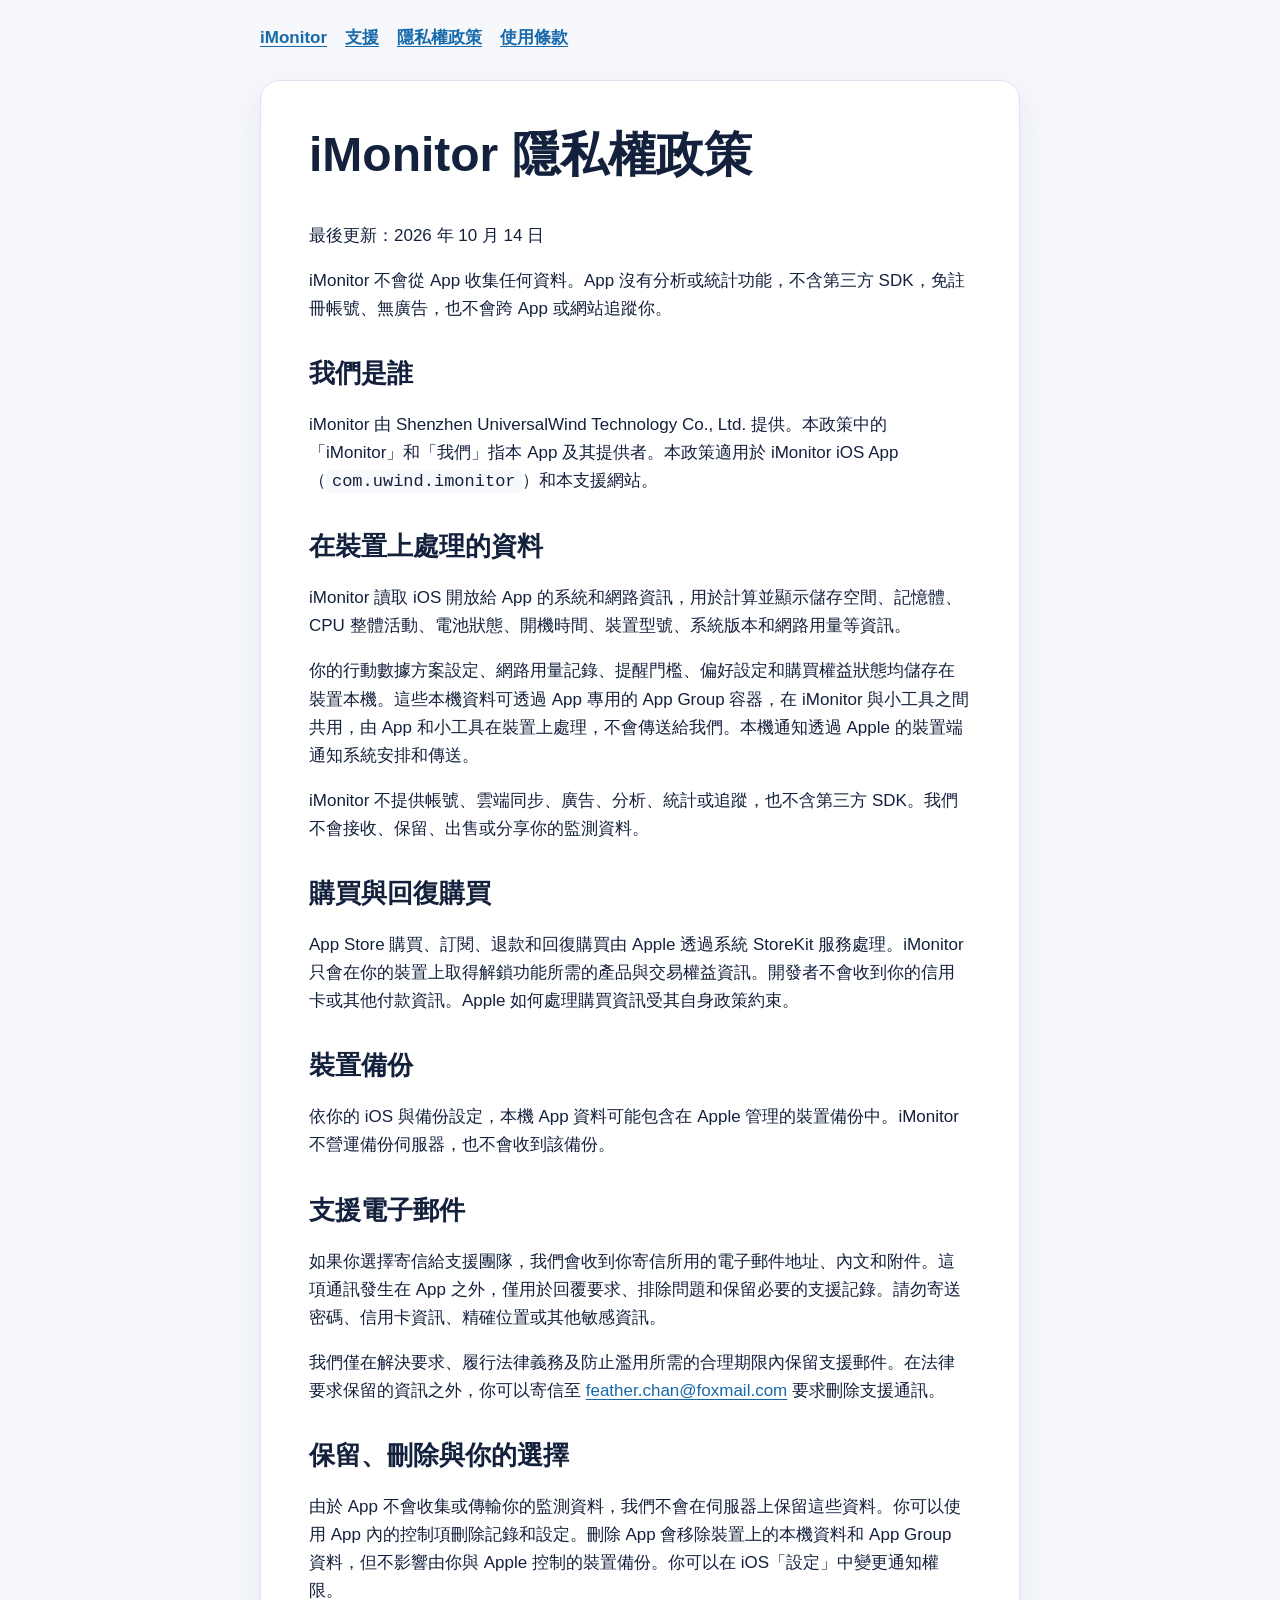
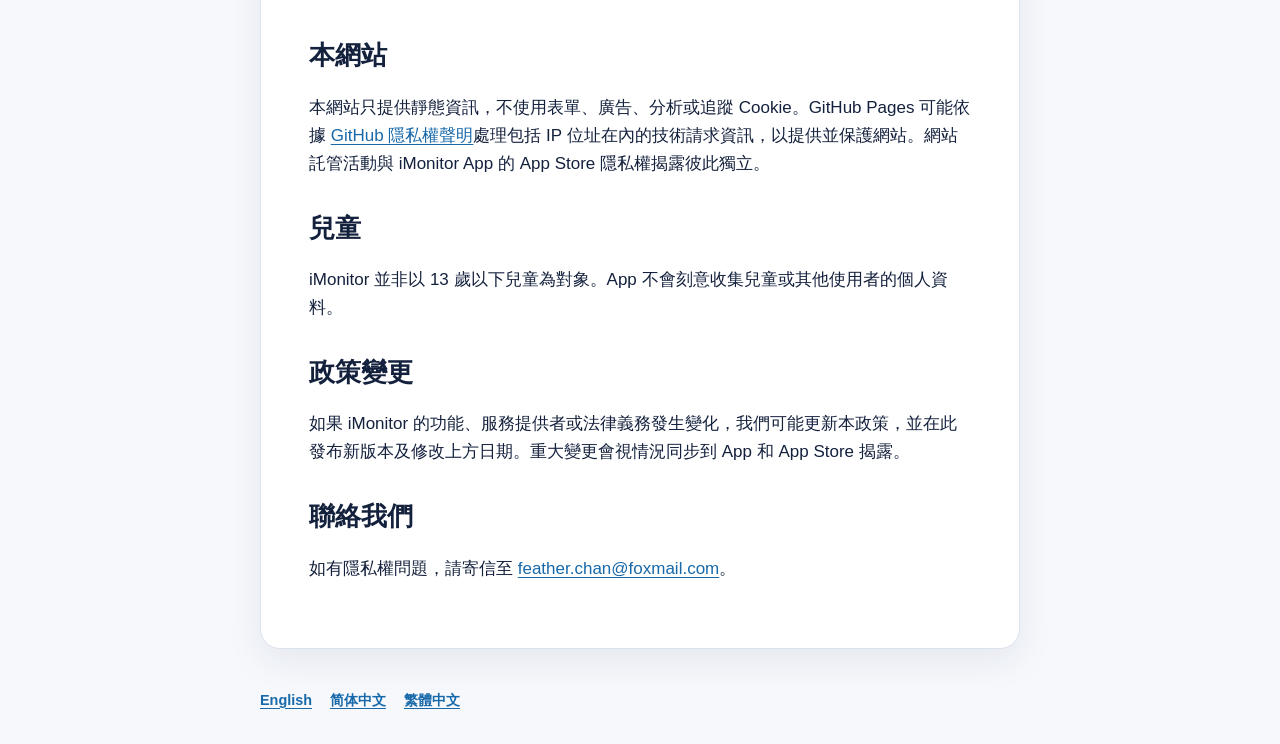
<file: zh-Hant/privacy/index.html>
<!doctype html>
<html lang="zh-Hant">
<head>
  <meta charset="utf-8">
  <meta name="viewport" content="width=device-width, initial-scale=1">
  <meta name="referrer" content="no-referrer">
  <meta http-equiv="Content-Security-Policy" content="default-src 'none'; style-src 'self';">
  <title>iMonitor 隱私權政策</title>
  <link rel="stylesheet" href="../../style.css">
</head>
<body>
  <!-- Generated from marketing/web/zh-Hant/privacy.md; edit the Markdown source, not this file. -->
  <header>
    <nav aria-label="Site navigation">
      <a href="../../">iMonitor</a>
      <a href="../support/">支援</a>
<a href="../privacy/">隱私權政策</a>
<a href="../terms/">使用條款</a>
    </nav>
  </header>
  <main>
    <article>
<h1>iMonitor 隱私權政策</h1>
<p>最後更新：2026 年 10 月 14 日</p>
<p>iMonitor 不會從 App 收集任何資料。App 沒有分析或統計功能，不含第三方 SDK，免註冊帳號、無廣告，也不會跨 App 或網站追蹤你。</p>
<h2>我們是誰</h2>
<p>iMonitor 由 Shenzhen UniversalWind Technology Co., Ltd. 提供。本政策中的「iMonitor」和「我們」指本 App 及其提供者。本政策適用於 iMonitor iOS App（<code>com.uwind.imonitor</code>）和本支援網站。</p>
<h2>在裝置上處理的資料</h2>
<p>iMonitor 讀取 iOS 開放給 App 的系統和網路資訊，用於計算並顯示儲存空間、記憶體、CPU 整體活動、電池狀態、開機時間、裝置型號、系統版本和網路用量等資訊。</p>
<p>你的行動數據方案設定、網路用量記錄、提醒門檻、偏好設定和購買權益狀態均儲存在裝置本機。這些本機資料可透過 App 專用的 App Group 容器，在 iMonitor 與小工具之間共用，由 App 和小工具在裝置上處理，不會傳送給我們。本機通知透過 Apple 的裝置端通知系統安排和傳送。</p>
<p>iMonitor 不提供帳號、雲端同步、廣告、分析、統計或追蹤，也不含第三方 SDK。我們不會接收、保留、出售或分享你的監測資料。</p>
<h2>購買與回復購買</h2>
<p>App Store 購買、訂閱、退款和回復購買由 Apple 透過系統 StoreKit 服務處理。iMonitor 只會在你的裝置上取得解鎖功能所需的產品與交易權益資訊。開發者不會收到你的信用卡或其他付款資訊。Apple 如何處理購買資訊受其自身政策約束。</p>
<h2>裝置備份</h2>
<p>依你的 iOS 與備份設定，本機 App 資料可能包含在 Apple 管理的裝置備份中。iMonitor 不營運備份伺服器，也不會收到該備份。</p>
<h2>支援電子郵件</h2>
<p>如果你選擇寄信給支援團隊，我們會收到你寄信所用的電子郵件地址、內文和附件。這項通訊發生在 App 之外，僅用於回覆要求、排除問題和保留必要的支援記錄。請勿寄送密碼、信用卡資訊、精確位置或其他敏感資訊。</p>
<p>我們僅在解決要求、履行法律義務及防止濫用所需的合理期限內保留支援郵件。在法律要求保留的資訊之外，你可以寄信至 <a href="mailto:feather.chan@foxmail.com">feather.chan@foxmail.com</a> 要求刪除支援通訊。</p>
<h2>保留、刪除與你的選擇</h2>
<p>由於 App 不會收集或傳輸你的監測資料，我們不會在伺服器上保留這些資料。你可以使用 App 內的控制項刪除記錄和設定。刪除 App 會移除裝置上的本機資料和 App Group 資料，但不影響由你與 Apple 控制的裝置備份。你可以在 iOS「設定」中變更通知權限。</p>
<h2>本網站</h2>
<p>本網站只提供靜態資訊，不使用表單、廣告、分析或追蹤 Cookie。GitHub Pages 可能依據 <a href="https://docs.github.com/zh/site-policy/privacy-policies/github-general-privacy-statement">GitHub 隱私權聲明</a>處理包括 IP 位址在內的技術請求資訊，以提供並保護網站。網站託管活動與 iMonitor App 的 App Store 隱私權揭露彼此獨立。</p>
<h2>兒童</h2>
<p>iMonitor 並非以 13 歲以下兒童為對象。App 不會刻意收集兒童或其他使用者的個人資料。</p>
<h2>政策變更</h2>
<p>如果 iMonitor 的功能、服務提供者或法律義務發生變化，我們可能更新本政策，並在此發布新版本及修改上方日期。重大變更會視情況同步到 App 和 App Store 揭露。</p>
<h2>聯絡我們</h2>
<p>如有隱私權問題，請寄信至 <a href="mailto:feather.chan@foxmail.com">feather.chan@foxmail.com</a>。</p>
    </article>
  </main>
  <footer>
    <nav aria-label="Languages">
      <a href="../../en/support/" lang="en">English</a>
      <a href="../../zh-Hans/support/" lang="zh-Hans">简体中文</a>
      <a href="../../zh-Hant/support/" lang="zh-Hant">繁體中文</a>
    </nav>
  </footer>
</body>
</html>
</file>
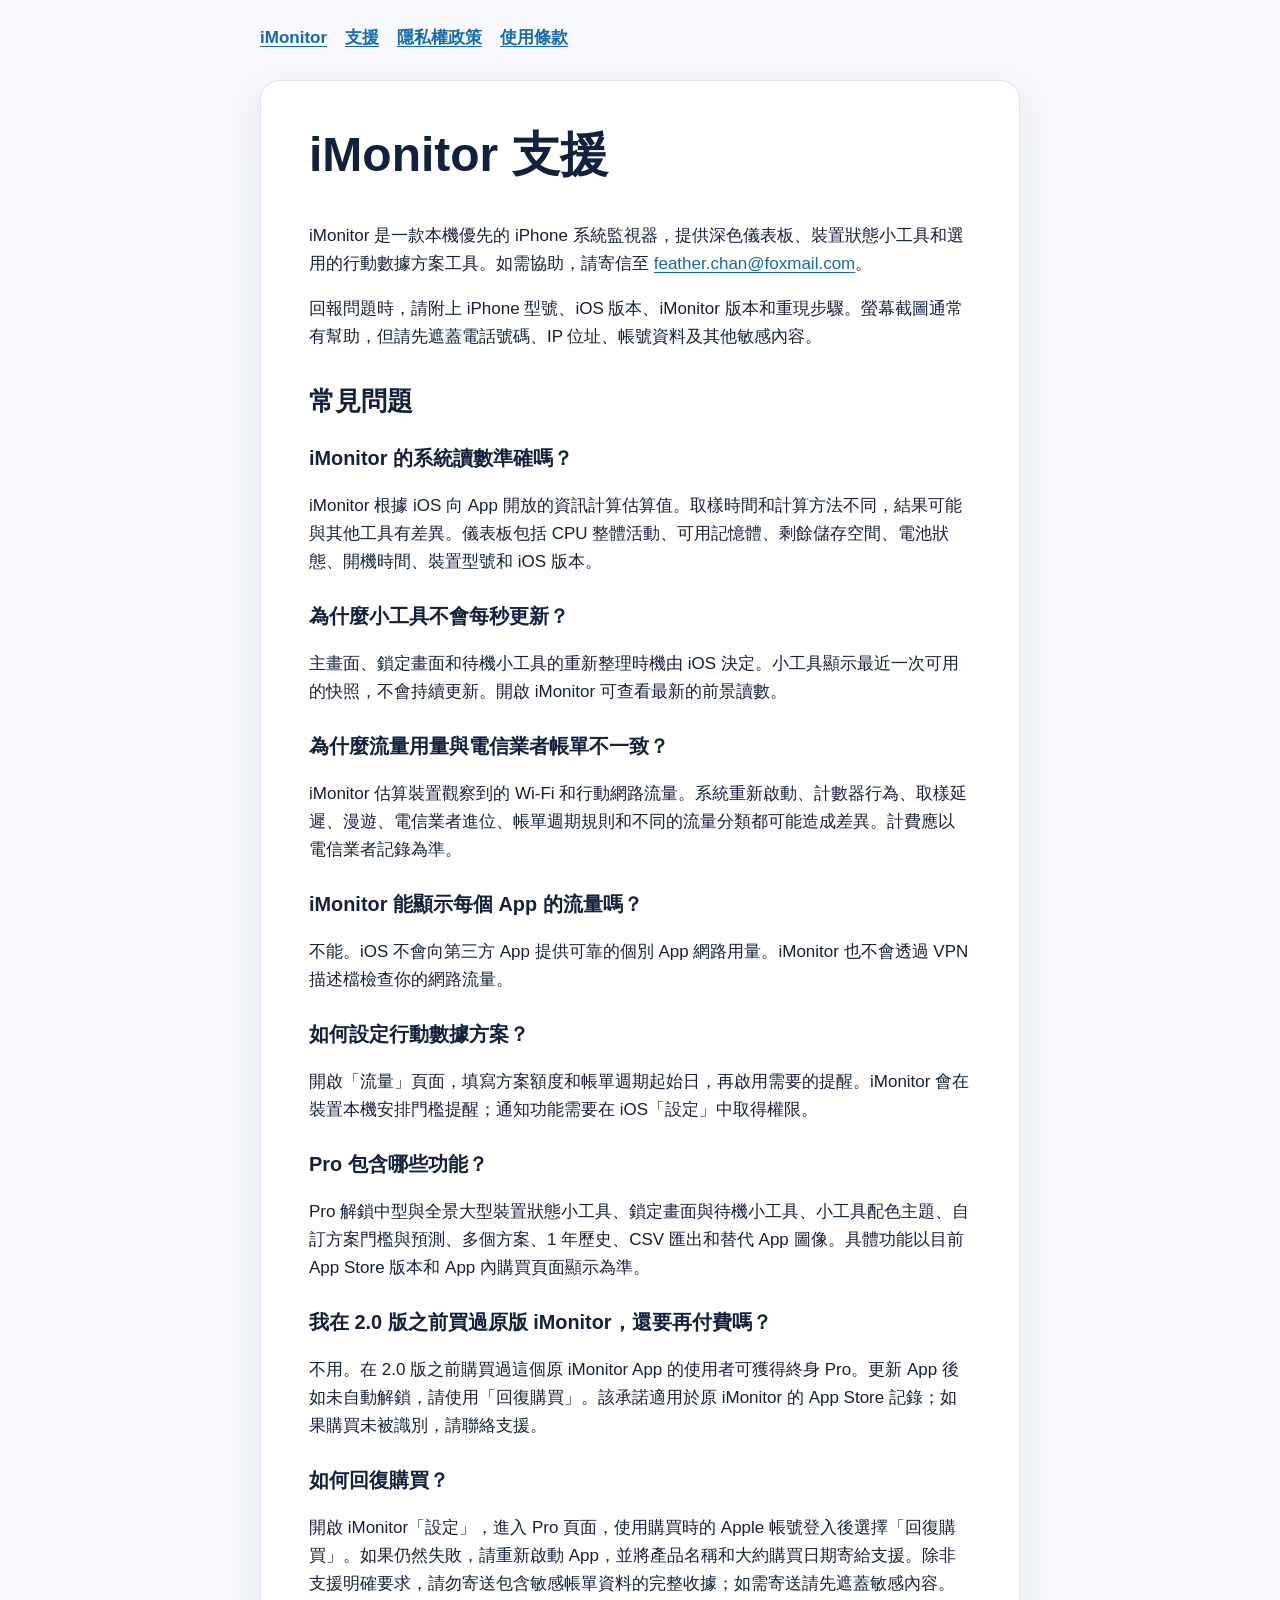
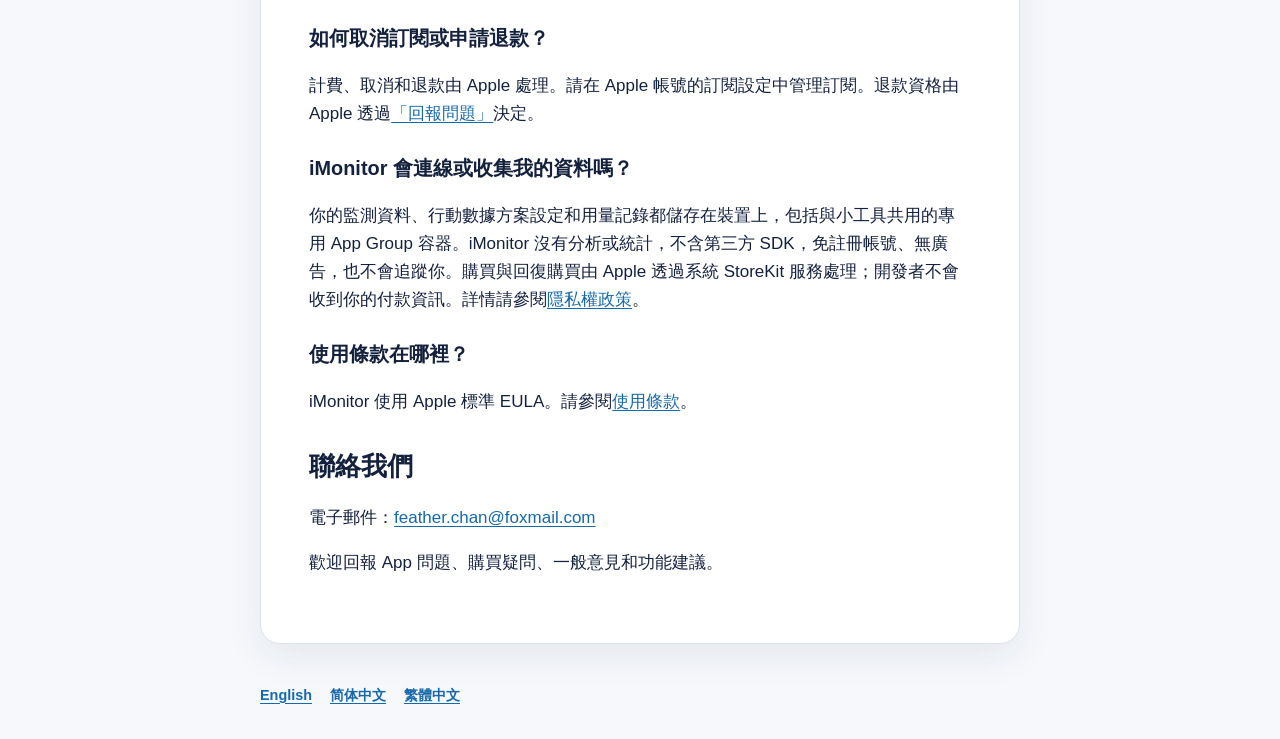
<file: zh-Hant/support/index.html>
<!doctype html>
<html lang="zh-Hant">
<head>
  <meta charset="utf-8">
  <meta name="viewport" content="width=device-width, initial-scale=1">
  <meta name="referrer" content="no-referrer">
  <meta http-equiv="Content-Security-Policy" content="default-src 'none'; style-src 'self';">
  <title>iMonitor 支援</title>
  <link rel="stylesheet" href="../../style.css">
</head>
<body>
  <!-- Generated from marketing/web/zh-Hant/support.md; edit the Markdown source, not this file. -->
  <header>
    <nav aria-label="Site navigation">
      <a href="../../">iMonitor</a>
      <a href="../support/">支援</a>
<a href="../privacy/">隱私權政策</a>
<a href="../terms/">使用條款</a>
    </nav>
  </header>
  <main>
    <article>
<h1>iMonitor 支援</h1>
<p>iMonitor 是一款本機優先的 iPhone 系統監視器，提供深色儀表板、裝置狀態小工具和選用的行動數據方案工具。如需協助，請寄信至 <a href="mailto:feather.chan@foxmail.com?subject=iMonitor%20Support">feather.chan@foxmail.com</a>。</p>
<p>回報問題時，請附上 iPhone 型號、iOS 版本、iMonitor 版本和重現步驟。螢幕截圖通常有幫助，但請先遮蓋電話號碼、IP 位址、帳號資料及其他敏感內容。</p>
<h2>常見問題</h2>
<h3>iMonitor 的系統讀數準確嗎？</h3>
<p>iMonitor 根據 iOS 向 App 開放的資訊計算估算值。取樣時間和計算方法不同，結果可能與其他工具有差異。儀表板包括 CPU 整體活動、可用記憶體、剩餘儲存空間、電池狀態、開機時間、裝置型號和 iOS 版本。</p>
<h3>為什麼小工具不會每秒更新？</h3>
<p>主畫面、鎖定畫面和待機小工具的重新整理時機由 iOS 決定。小工具顯示最近一次可用的快照，不會持續更新。開啟 iMonitor 可查看最新的前景讀數。</p>
<h3>為什麼流量用量與電信業者帳單不一致？</h3>
<p>iMonitor 估算裝置觀察到的 Wi-Fi 和行動網路流量。系統重新啟動、計數器行為、取樣延遲、漫遊、電信業者進位、帳單週期規則和不同的流量分類都可能造成差異。計費應以電信業者記錄為準。</p>
<h3>iMonitor 能顯示每個 App 的流量嗎？</h3>
<p>不能。iOS 不會向第三方 App 提供可靠的個別 App 網路用量。iMonitor 也不會透過 VPN 描述檔檢查你的網路流量。</p>
<h3>如何設定行動數據方案？</h3>
<p>開啟「流量」頁面，填寫方案額度和帳單週期起始日，再啟用需要的提醒。iMonitor 會在裝置本機安排門檻提醒；通知功能需要在 iOS「設定」中取得權限。</p>
<h3>Pro 包含哪些功能？</h3>
<p>Pro 解鎖中型與全景大型裝置狀態小工具、鎖定畫面與待機小工具、小工具配色主題、自訂方案門檻與預測、多個方案、1 年歷史、CSV 匯出和替代 App 圖像。具體功能以目前 App Store 版本和 App 內購買頁面顯示為準。</p>
<h3>我在 2.0 版之前買過原版 iMonitor，還要再付費嗎？</h3>
<p>不用。在 2.0 版之前購買過這個原 iMonitor App 的使用者可獲得終身 Pro。更新 App 後如未自動解鎖，請使用「回復購買」。該承諾適用於原 iMonitor 的 App Store 記錄；如果購買未被識別，請聯絡支援。</p>
<h3>如何回復購買？</h3>
<p>開啟 iMonitor「設定」，進入 Pro 頁面，使用購買時的 Apple 帳號登入後選擇「回復購買」。如果仍然失敗，請重新啟動 App，並將產品名稱和大約購買日期寄給支援。除非支援明確要求，請勿寄送包含敏感帳單資料的完整收據；如需寄送請先遮蓋敏感內容。</p>
<h3>如何取消訂閱或申請退款？</h3>
<p>計費、取消和退款由 Apple 處理。請在 Apple 帳號的訂閱設定中管理訂閱。退款資格由 Apple 透過<a href="https://reportaproblem.apple.com/">「回報問題」</a>決定。</p>
<h3>iMonitor 會連線或收集我的資料嗎？</h3>
<p>你的監測資料、行動數據方案設定和用量記錄都儲存在裝置上，包括與小工具共用的專用 App Group 容器。iMonitor 沒有分析或統計，不含第三方 SDK，免註冊帳號、無廣告，也不會追蹤你。購買與回復購買由 Apple 透過系統 StoreKit 服務處理；開發者不會收到你的付款資訊。詳情請參閱<a href="../privacy/">隱私權政策</a>。</p>
<h3>使用條款在哪裡？</h3>
<p>iMonitor 使用 Apple 標準 EULA。請參閱<a href="../terms/">使用條款</a>。</p>
<h2>聯絡我們</h2>
<p>電子郵件：<a href="mailto:feather.chan@foxmail.com?subject=iMonitor%20Support">feather.chan@foxmail.com</a></p>
<p>歡迎回報 App 問題、購買疑問、一般意見和功能建議。</p>
    </article>
  </main>
  <footer>
    <nav aria-label="Languages">
      <a href="../../en/support/" lang="en">English</a>
      <a href="../../zh-Hans/support/" lang="zh-Hans">简体中文</a>
      <a href="../../zh-Hant/support/" lang="zh-Hant">繁體中文</a>
    </nav>
  </footer>
</body>
</html>
</file>
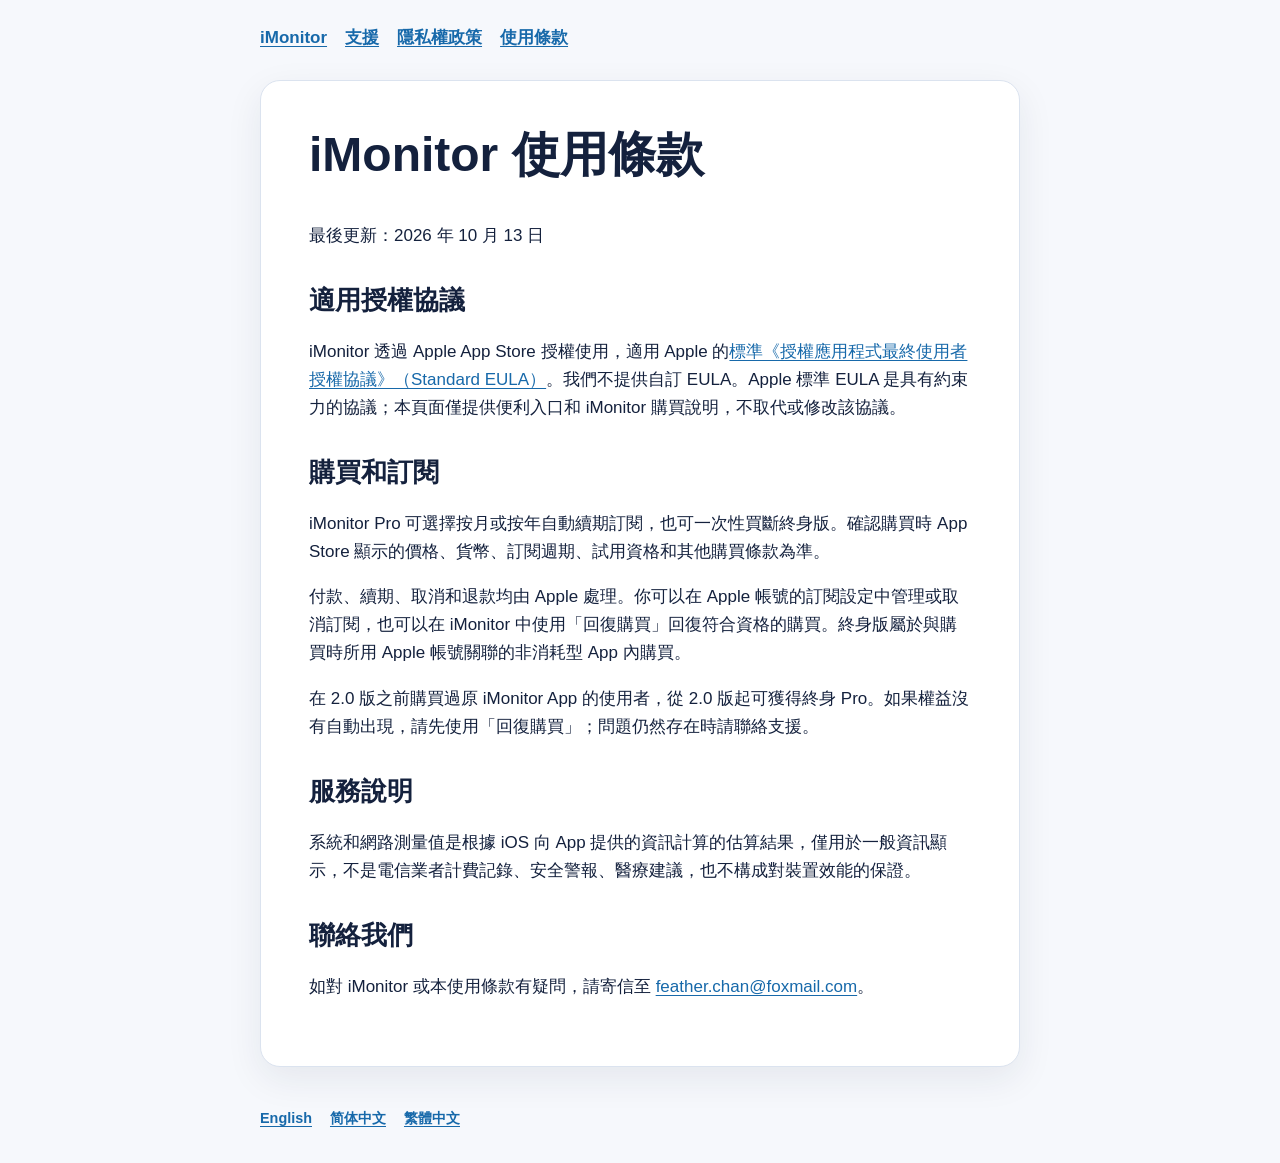
<file: zh-Hant/terms/index.html>
<!doctype html>
<html lang="zh-Hant">
<head>
  <meta charset="utf-8">
  <meta name="viewport" content="width=device-width, initial-scale=1">
  <meta name="referrer" content="no-referrer">
  <meta http-equiv="Content-Security-Policy" content="default-src 'none'; style-src 'self';">
  <title>iMonitor 使用條款</title>
  <link rel="stylesheet" href="../../style.css">
</head>
<body>
  <!-- Generated from marketing/web/zh-Hant/terms.md; edit the Markdown source, not this file. -->
  <header>
    <nav aria-label="Site navigation">
      <a href="../../">iMonitor</a>
      <a href="../support/">支援</a>
<a href="../privacy/">隱私權政策</a>
<a href="../terms/">使用條款</a>
    </nav>
  </header>
  <main>
    <article>
<h1>iMonitor 使用條款</h1>
<p>最後更新：2026 年 10 月 13 日</p>
<h2>適用授權協議</h2>
<p>iMonitor 透過 Apple App Store 授權使用，適用 Apple 的<a href="https://www.apple.com/legal/internet-services/itunes/dev/stdeula/">標準《授權應用程式最終使用者授權協議》（Standard EULA）</a>。我們不提供自訂 EULA。Apple 標準 EULA 是具有約束力的協議；本頁面僅提供便利入口和 iMonitor 購買說明，不取代或修改該協議。</p>
<h2>購買和訂閱</h2>
<p>iMonitor Pro 可選擇按月或按年自動續期訂閱，也可一次性買斷終身版。確認購買時 App Store 顯示的價格、貨幣、訂閱週期、試用資格和其他購買條款為準。</p>
<p>付款、續期、取消和退款均由 Apple 處理。你可以在 Apple 帳號的訂閱設定中管理或取消訂閱，也可以在 iMonitor 中使用「回復購買」回復符合資格的購買。終身版屬於與購買時所用 Apple 帳號關聯的非消耗型 App 內購買。</p>
<p>在 2.0 版之前購買過原 iMonitor App 的使用者，從 2.0 版起可獲得終身 Pro。如果權益沒有自動出現，請先使用「回復購買」；問題仍然存在時請聯絡支援。</p>
<h2>服務說明</h2>
<p>系統和網路測量值是根據 iOS 向 App 提供的資訊計算的估算結果，僅用於一般資訊顯示，不是電信業者計費記錄、安全警報、醫療建議，也不構成對裝置效能的保證。</p>
<h2>聯絡我們</h2>
<p>如對 iMonitor 或本使用條款有疑問，請寄信至 <a href="mailto:feather.chan@foxmail.com">feather.chan@foxmail.com</a>。</p>
    </article>
  </main>
  <footer>
    <nav aria-label="Languages">
      <a href="../../en/support/" lang="en">English</a>
      <a href="../../zh-Hans/support/" lang="zh-Hans">简体中文</a>
      <a href="../../zh-Hant/support/" lang="zh-Hant">繁體中文</a>
    </nav>
  </footer>
</body>
</html>
</file>
<file: style.css>
:root {
  color-scheme: light dark;
  --background: #f6f8fc;
  --surface: #ffffff;
  --text: #14213d;
  --muted: #516078;
  --accent: #1769aa;
  --border: #dbe3ef;
  font-family: -apple-system, BlinkMacSystemFont, "Segoe UI", sans-serif;
}
@media (prefers-color-scheme: dark) {
  :root {
    --background: #0d1526;
    --surface: #14213d;
    --text: #edf4ff;
    --muted: #b7c4d8;
    --accent: #70b3ff;
    --border: #2d3c57;
  }
}
* { box-sizing: border-box; }
body {
  margin: 0;
  background: var(--background);
  color: var(--text);
  font-size: 17px;
  line-height: 1.65;
}
header, main, footer {
  width: min(760px, calc(100% - 32px));
  margin-inline: auto;
}
header { padding: 24px 0 8px; }
main {
  margin-block: 20px 40px;
  padding: clamp(24px, 5vw, 48px);
  background: var(--surface);
  border: 1px solid var(--border);
  border-radius: 20px;
  box-shadow: 0 12px 36px rgb(20 33 61 / 8%);
}
footer { padding-bottom: 32px; color: var(--muted); font-size: 0.9rem; }
nav { display: flex; flex-wrap: wrap; gap: 8px 18px; }
nav a { font-weight: 600; }
h1 { margin-top: 0; font-size: clamp(2rem, 7vw, 3rem); line-height: 1.1; }
h2 { margin-top: 2.2rem; line-height: 1.25; }
h3 { margin-top: 1.7rem; line-height: 1.35; }
a { color: var(--accent); text-underline-offset: 0.18em; }
code { padding: 0.12em 0.35em; border-radius: 5px; background: var(--background); }
.intro { color: var(--muted); font-size: 1.08rem; }
.language-grid { display: grid; gap: 16px; grid-template-columns: repeat(auto-fit, minmax(190px, 1fr)); }
.language-card { padding: 20px; border: 1px solid var(--border); border-radius: 14px; }
.language-card h2 { margin: 0 0 10px; }
.language-card a { display: block; padding-block: 4px; }
</file>
